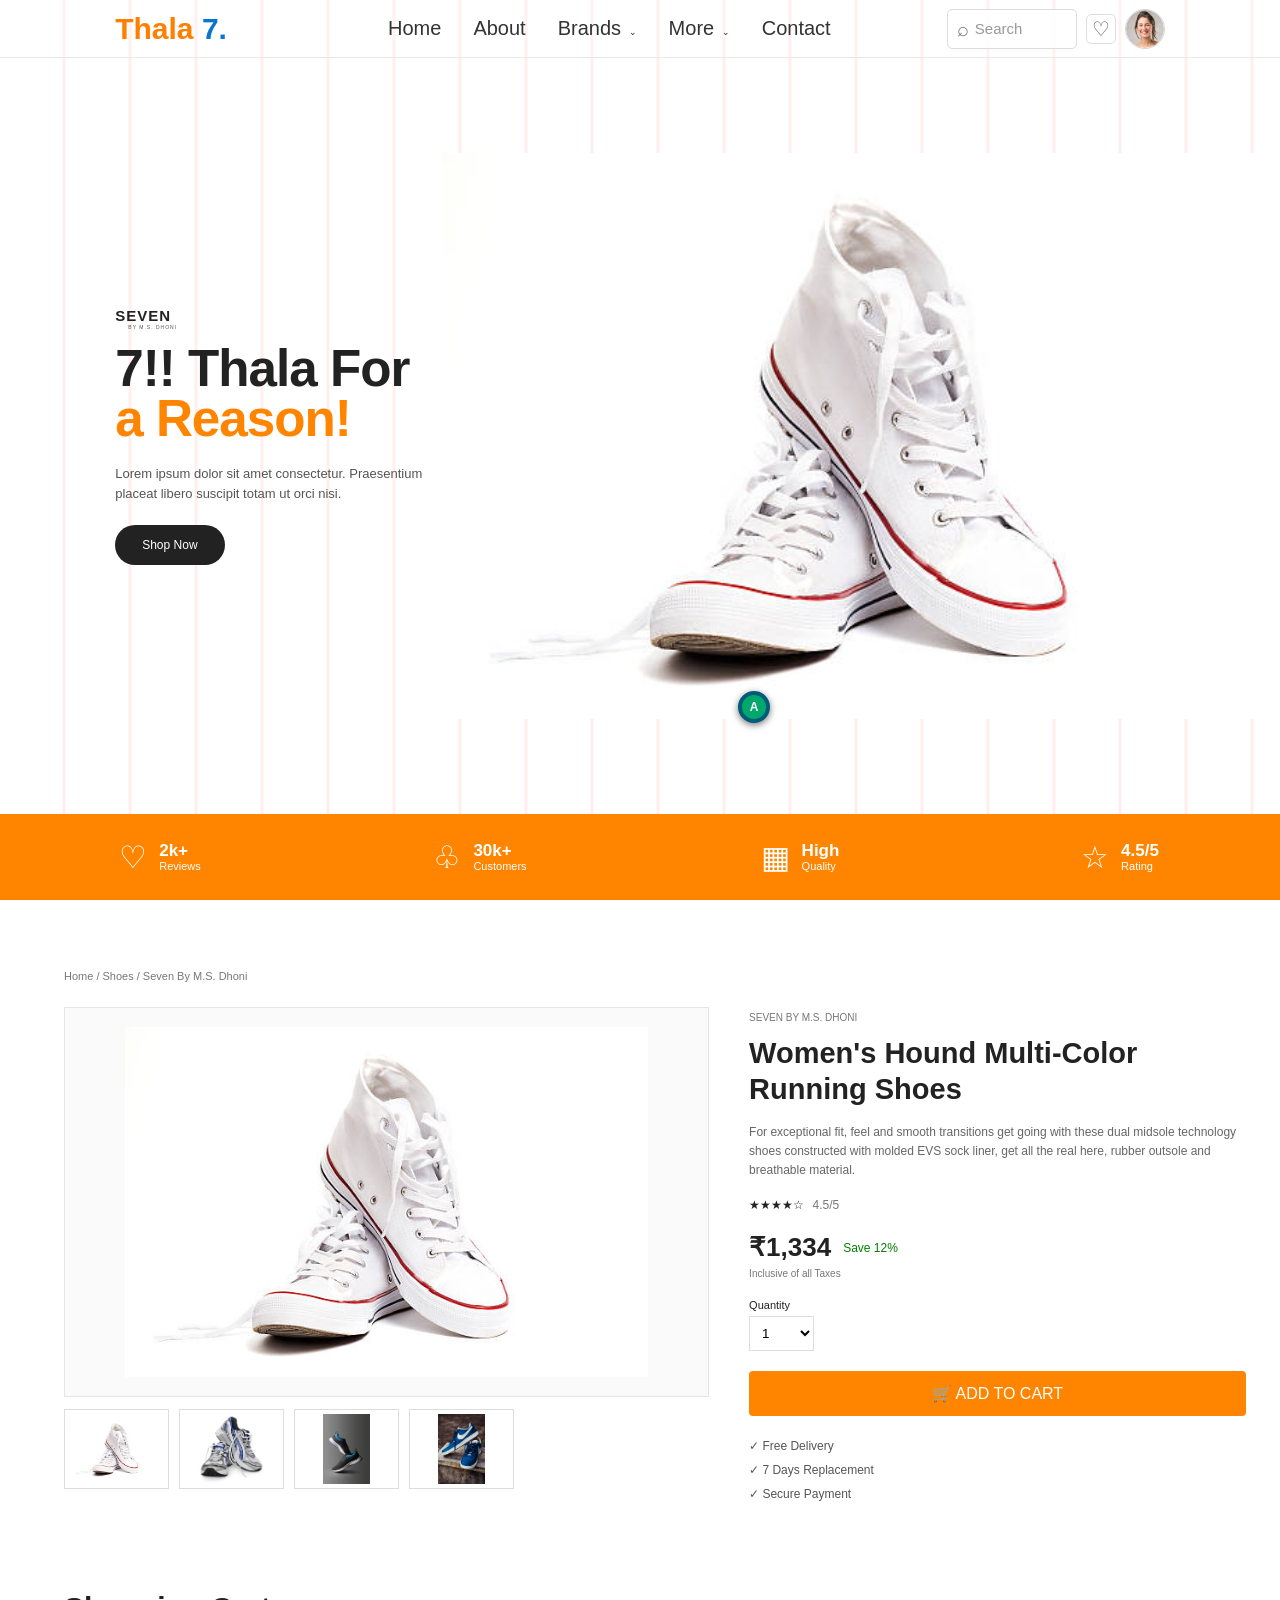
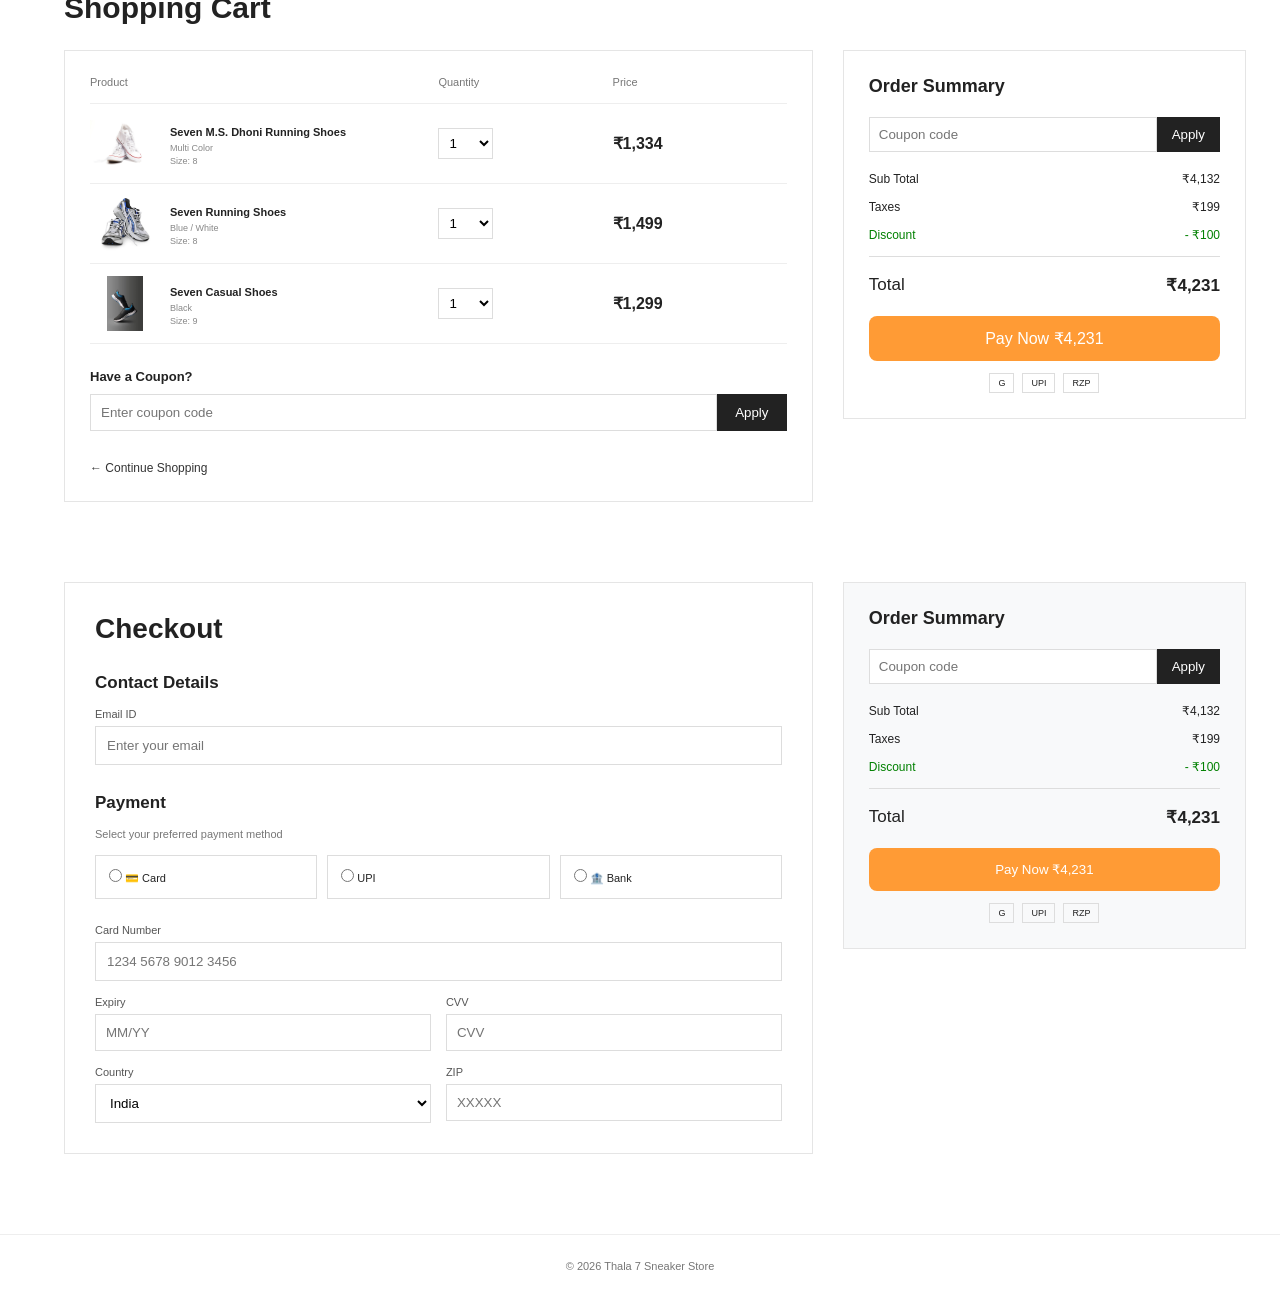
<file: Shravani_Task11/index.html>
<!DOCTYPE html>
<html lang="en">

<head>
    <meta charset="UTF-8">

    <meta name="viewport" content="width=device-width, initial-scale=1.0">

    <title>Thala 7 Sneaker Store</title>

    <link rel="stylesheet" href="style.css">
</head>


<body>


    <!--NAVBAR -->

    <header class="navbar">

        <div class="nav-logo">
            Thala <span>7.</span>
        </div>


        <nav class="nav-menu">

            <a href="#home">
                Home
            </a>

            <a href="#product">
                About
            </a>

            <a href="#product">
                Brands <span>⌄</span>
            </a>

            <a href="#cart">
                More <span>⌄</span>
            </a>

            <a href="#payment">
                Contact
            </a>

        </nav>


        <div class="nav-right">

            <div class="search-box">

                <span>⌕</span>

                <input
                    type="text"
                    placeholder="Search"
                >

            </div>


            <span class="nav-bag">
                ♡
            </span>


            <!-- Profile Image -->

            <div class="nav-profile">

                <img
                    src="images/profile-1.jfif"
                    alt="Profile"
                >

            </div>

        </div>

    </header>



    <!-- LANDING PAGE -->

    <section
        id="home"
        class="home"
    >


        <!-- HERO -->

        <div class="hero">


            <!-- LEFT SIDE -->

            <div class="hero-left">


                <div class="seven-logo">

                    <span>
                        SEVEN
                    </span>

                    <small>
                        BY M.S. DHONI
                    </small>

                </div>



                <h1>

                    7!! Thala For

                    <span>
                        a Reason!
                    </span>

                </h1>



                <p class="hero-description">

                    Lorem ipsum dolor sit amet consectetur.
                    Praesentium placeat libero suscipit totam
                    ut orci nisi.

                </p>



                <a
                    href="#product"
                    class="shop-button"
                >
                    Shop Now
                </a>


            </div>



            <!-- RIGHT SIDE -->

            <div class="hero-right">


                <img
                    src="images/shoe-main.jpg"
                    alt="Seven Running Shoe"
                >


                <div class="shoe-badge">
                    A
                </div>


            </div>


        </div>



        <!-- SERVICE BAR -->

        <div class="services">


            <div class="service">

                <div class="service-icon">
                    ♡
                </div>

                <div class="service-text">

                    <strong>
                        2k+
                    </strong>

                    <small>
                        Reviews
                    </small>

                </div>

            </div>



            <div class="service">

                <div class="service-icon">
                    ♧
                </div>

                <div class="service-text">

                    <strong>
                        30k+
                    </strong>

                    <small>
                        Customers
                    </small>

                </div>

            </div>



            <div class="service">

                <div class="service-icon">
                    ▦
                </div>

                <div class="service-text">

                    <strong>
                        High
                    </strong>

                    <small>
                        Quality
                    </small>

                </div>

            </div>



            <div class="service">

                <div class="service-icon">
                    ☆
                </div>

                <div class="service-text">

                    <strong>
                        4.5/5
                    </strong>

                    <small>
                        Rating
                    </small>

                </div>

            </div>


        </div>


    </section>



    <!--PRODUCT DISPLAY-->

    <section
        id="product"
        class="product-section"
    >


        <p class="breadcrumb">
            Home / Shoes / Seven By M.S. Dhoni
        </p>



        <div class="product-container">


            <!-- PRODUCT IMAGE -->

            <div class="product-left">


                <div class="main-product-image">

                    <img
                        src="images/shoe-main.jpg"
                        alt="Seven Running Shoe"
                    >

                </div>



                <!-- GALLERY -->

                <div class="gallery">


                    <div class="gallery-item">

                        <img
                            src="images/shoe-main.jpg"
                            alt="Shoe"
                        >

                    </div>


                    <div class="gallery-item">

                        <img
                            src="images/shoe-side.jpg"
                            alt="Shoe side"
                        >

                    </div>


                    <div class="gallery-item">

                        <img
                            src="images/shoe-front.jpg"
                            alt="Shoe front"
                        >

                    </div>


                    <div class="gallery-item">

                        <img
                            src="images/shoe-back.jpg"
                            alt="Shoe back"
                        >

                    </div>


                </div>


            </div>



            <!-- PRODUCT DETAILS -->

            <div class="product-details">


                <p class="product-brand">
                    SEVEN BY M.S. DHONI
                </p>


                <h1>
                    Women's Hound Multi-Color
                    Running Shoes
                </h1>


                <p class="product-description">

                    For exceptional fit, feel and smooth
                    transitions get going with these dual
                    midsole technology shoes constructed
                    with molded EVS sock liner, get all
                    the real here, rubber outsole and
                    breathable material.

                </p>



                <div class="product-rating">

                    ★★★★☆

                    <span>
                        4.5/5
                    </span>

                </div>



                <div class="product-price">

                    <strong>
                        ₹1,334
                    </strong>

                    <span>
                        Save 12%
                    </span>

                </div>


                <p class="tax">
                    Inclusive of all Taxes
                </p>



                <div class="quantity">

                    <label>
                        Quantity
                    </label>

                    <select>

                        <option>1</option>
                        <option>2</option>
                        <option>3</option>
                        <option>4</option>

                    </select>

                </div>



                <a
                    href="#cart"
                    class="add-cart"
                >
                    🛒 ADD TO CART
                </a>



                <div class="delivery">

                    ✓ Free Delivery
                    <br>

                    ✓ 7 Days Replacement
                    <br>

                    ✓ Secure Payment

                </div>


            </div>


        </div>


    </section>



    <!--SHOPPING CART-->

    <section
        id="cart"
        class="cart-section"
    >


        <h1>
            Shopping Cart
        </h1>



        <div class="cart-container">


            <div class="cart-left">


                <div class="cart-heading">

                    <span>
                        Product
                    </span>

                    <span>
                        Quantity
                    </span>

                    <span>
                        Price
                    </span>

                </div>



                <!-- PRODUCT 1 -->

                <div class="cart-row">


                    <div class="cart-product">

                        <img
                            src="images/shoe-main.jpg"
                            alt="Shoe"
                        >

                        <div>

                            <strong>
                                Seven M.S. Dhoni Running Shoes
                            </strong>

                            <p>
                                Multi Color
                            </p>

                            <p>
                                Size: 8
                            </p>

                        </div>

                    </div>


                    <select>

                        <option>1</option>
                        <option>2</option>
                        <option>3</option>

                    </select>


                    <strong>
                        ₹1,334
                    </strong>


                </div>



                <!-- PRODUCT 2 -->

                <div class="cart-row">


                    <div class="cart-product">

                        <img
                            src="images/shoe-side.jpg"
                            alt="Shoe"
                        >

                        <div>

                            <strong>
                                Seven Running Shoes
                            </strong>

                            <p>
                                Blue / White
                            </p>

                            <p>
                                Size: 8
                            </p>

                        </div>

                    </div>


                    <select>

                        <option>1</option>
                        <option>2</option>

                    </select>


                    <strong>
                        ₹1,499
                    </strong>


                </div>



                <!-- PRODUCT 3 -->

                <div class="cart-row">


                    <div class="cart-product">

                        <img
                            src="images/shoe-front.jpg"
                            alt="Shoe"
                        >

                        <div>

                            <strong>
                                Seven Casual Shoes
                            </strong>

                            <p>
                                Black
                            </p>

                            <p>
                                Size: 9
                            </p>

                        </div>

                    </div>


                    <select>

                        <option>1</option>
                        <option>2</option>

                    </select>


                    <strong>
                        ₹1,299
                    </strong>


                </div>



                <!-- COUPON -->

                <div class="coupon-area">

                    <h3>
                        Have a Coupon?
                    </h3>


                    <div class="coupon-input">

                        <input
                            type="text"
                            placeholder="Enter coupon code"
                        >

                        <button>
                            Apply
                        </button>

                    </div>

                </div>



                <a
                    href="#product"
                    class="continue-shopping"
                >
                    ← Continue Shopping
                </a>


            </div>



            <!-- SUMMARY -->

            <div class="summary">

                <h2>
                    Order Summary
                </h2>


                <div class="coupon-small">

                    <input
                        type="text"
                        placeholder="Coupon code"
                    >

                    <button>
                        Apply
                    </button>

                </div>


                <div class="summary-row">

                    <span>
                        Sub Total
                    </span>

                    <span>
                        ₹4,132
                    </span>

                </div>


                <div class="summary-row">

                    <span>
                        Taxes
                    </span>

                    <span>
                        ₹199
                    </span>

                </div>


                <div class="summary-row discount">

                    <span>
                        Discount
                    </span>

                    <span>
                        - ₹100
                    </span>

                </div>


                <hr>


                <div class="total">

                    <span>
                        Total
                    </span>

                    <strong>
                        ₹4,231
                    </strong>

                </div>


                <a
                    href="#payment"
                    class="pay-button"
                >
                    Pay Now ₹4,231
                </a>


                <div class="payment-logos">

                    <span>G</span>
                    <span>UPI</span>
                    <span>RZP</span>

                </div>


            </div>


        </div>


    </section>



    <!--PAYMENT-->

    <section
        id="payment"
        class="payment-section"
    >


        <div class="payment-container">


            <!-- LEFT -->

            <div class="payment-left">


                <h1>
                    Checkout
                </h1>


                <div class="contact-details">

                    <h2>
                        Contact Details
                    </h2>


                    <label>
                        Email ID
                    </label>


                    <input
                        type="email"
                        placeholder="Enter your email"
                    >

                </div>



                <div class="payment-box">

                    <h2>
                        Payment
                    </h2>


                    <p>
                        Select your preferred payment method
                    </p>



                    <div class="payment-options">


                        <label>

                            <input
                                type="radio"
                                name="payment"
                            >

                            💳 Card

                        </label>


                        <label>

                            <input
                                type="radio"
                                name="payment"
                            >

                            UPI

                        </label>


                        <label>

                            <input
                                type="radio"
                                name="payment"
                            >

                            🏦 Bank

                        </label>


                    </div>



                    <div class="card-form">


                        <label>
                            Card Number
                        </label>


                        <input
                            type="text"
                            placeholder="1234 5678 9012 3456"
                        >


                        <div class="form-row">


                            <div>

                                <label>
                                    Expiry
                                </label>

                                <input
                                    type="text"
                                    placeholder="MM/YY"
                                >

                            </div>


                            <div>

                                <label>
                                    CVV
                                </label>

                                <input
                                    type="text"
                                    placeholder="CVV"
                                >

                            </div>


                        </div>



                        <div class="form-row">


                            <div>

                                <label>
                                    Country
                                </label>

                                <select>

                                    <option>
                                        India
                                    </option>

                                </select>

                            </div>


                            <div>

                                <label>
                                    ZIP
                                </label>

                                <input
                                    type="text"
                                    placeholder="XXXXX"
                                >

                            </div>


                        </div>


                    </div>


                </div>


            </div>



            <!-- RIGHT -->

            <div class="payment-summary">


                <h2>
                    Order Summary
                </h2>


                <div class="coupon-small">

                    <input
                        type="text"
                        placeholder="Coupon code"
                    >

                    <button>
                        Apply
                    </button>

                </div>


                <div class="summary-row">

                    <span>
                        Sub Total
                    </span>

                    <span>
                        ₹4,132
                    </span>

                </div>


                <div class="summary-row">

                    <span>
                        Taxes
                    </span>

                    <span>
                        ₹199
                    </span>

                </div>


                <div class="summary-row discount">

                    <span>
                        Discount
                    </span>

                    <span>
                        - ₹100
                    </span>

                </div>


                <hr>


                <div class="total">

                    <span>
                        Total
                    </span>

                    <strong>
                        ₹4,231
                    </strong>

                </div>


                <button class="final-pay">
                    Pay Now ₹4,231
                </button>


                <div class="payment-logos">

                    <span>G</span>
                    <span>UPI</span>
                    <span>RZP</span>

                </div>


            </div>


        </div>


    </section>



    <!-- FOOTER -->

    <footer>

        © 2026 Thala 7 Sneaker Store

    </footer>


</body>

</html>
</file>
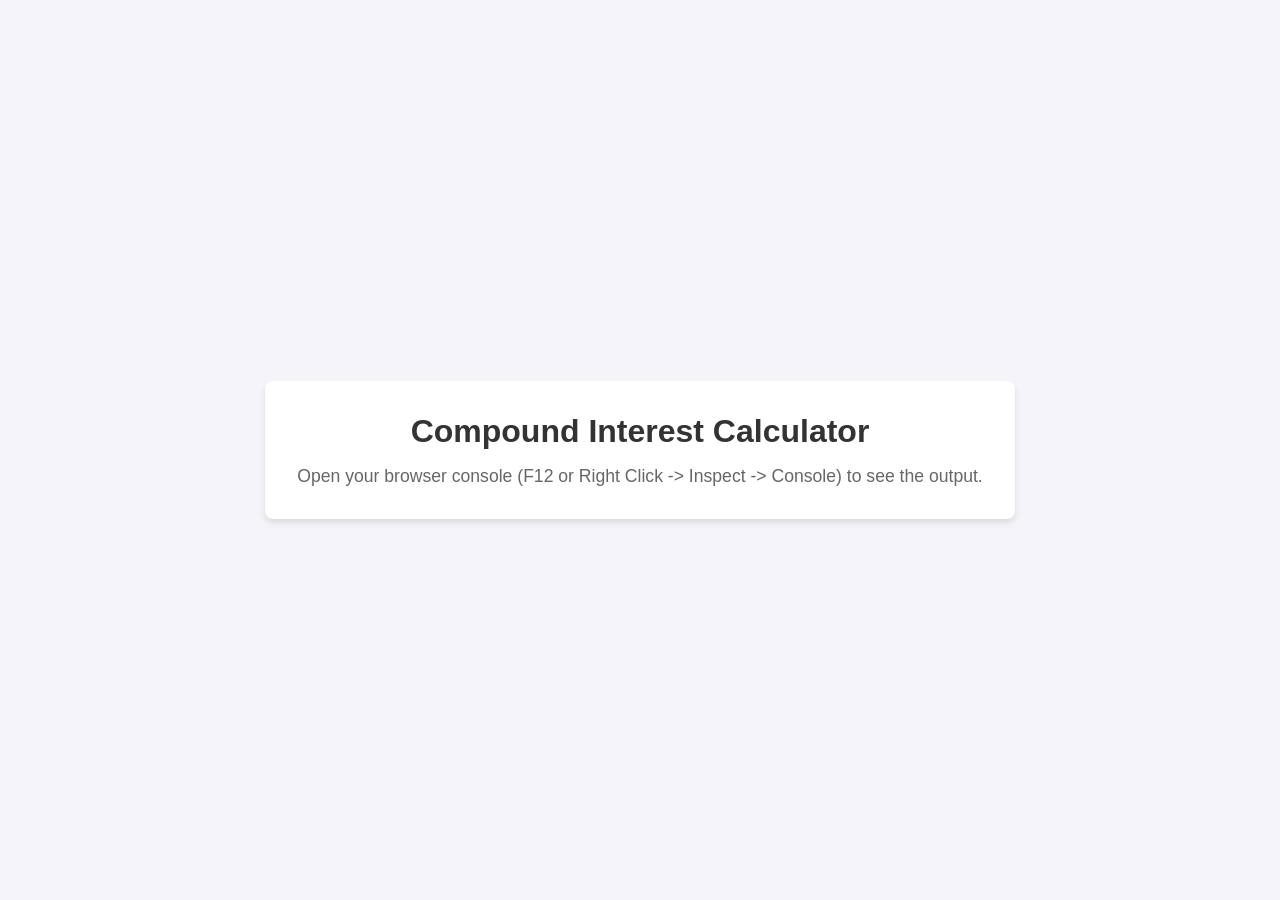
<file: Shravani_Task12/index.html>
<!DOCTYPE html>
<html>
<head>
    <meta name="viewport" content="width=device-width, initial-scale=1.0">
    <title>Compound Interest Calculation</title>
    <link rel="stylesheet" href="style.css">
</head>
<body>
    <div class="container">
        <h1>Compound Interest Calculator</h1>
        <p>Open your browser console (F12 or Right Click -> Inspect -> Console) to see the output.</p>
    </div>
    <script src="script.js"></script>
</body>
</html>
</file>
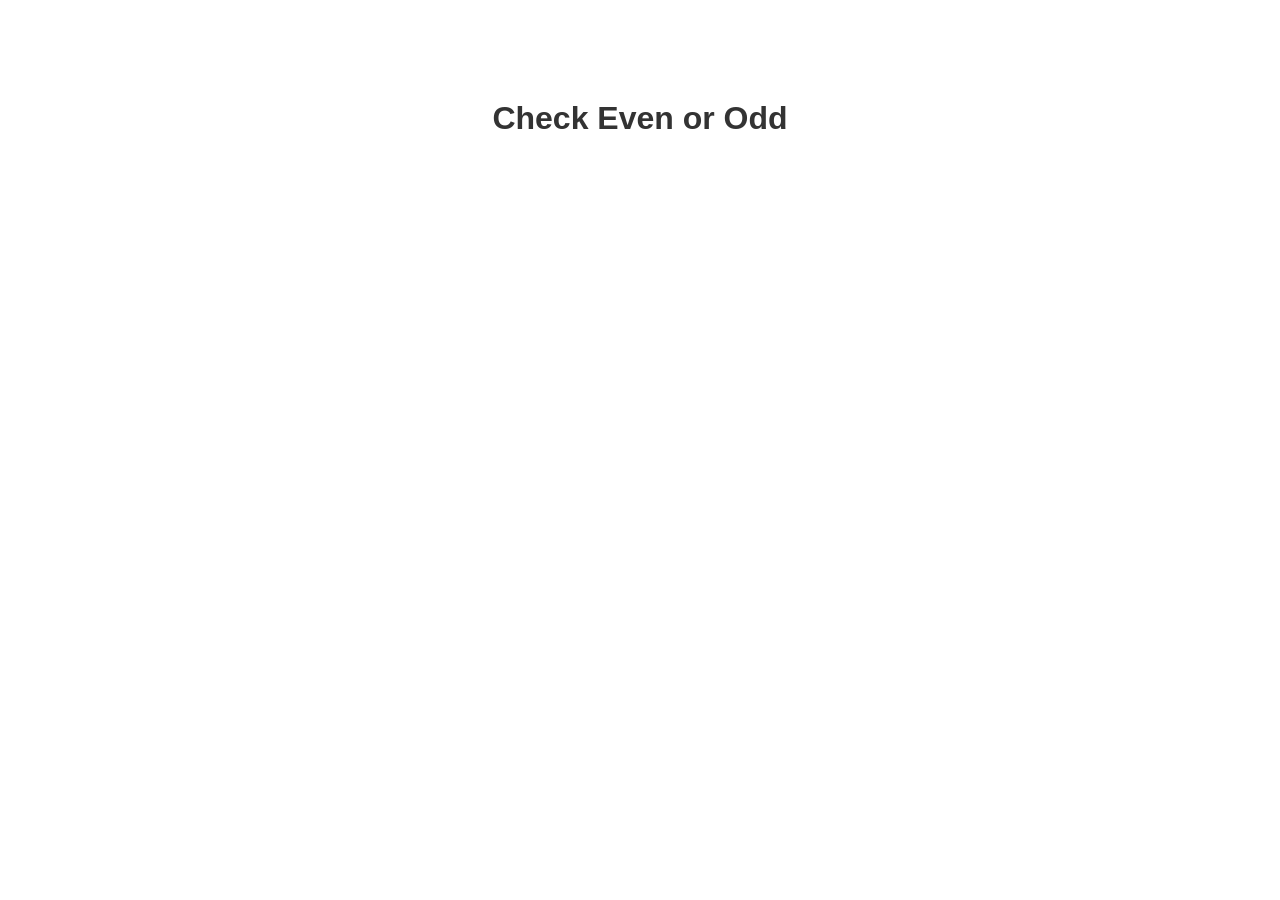
<file: Shravani_Task13/index.html>
<!DOCTYPE html>
<html>
<head>
    <title>Even or Odd</title>
    <link rel="stylesheet" href="style.css">
</head>
<body>
    <h1>Check Even or Odd</h1>
    <script src="script.js"></script>
</body>
</html>
</file>
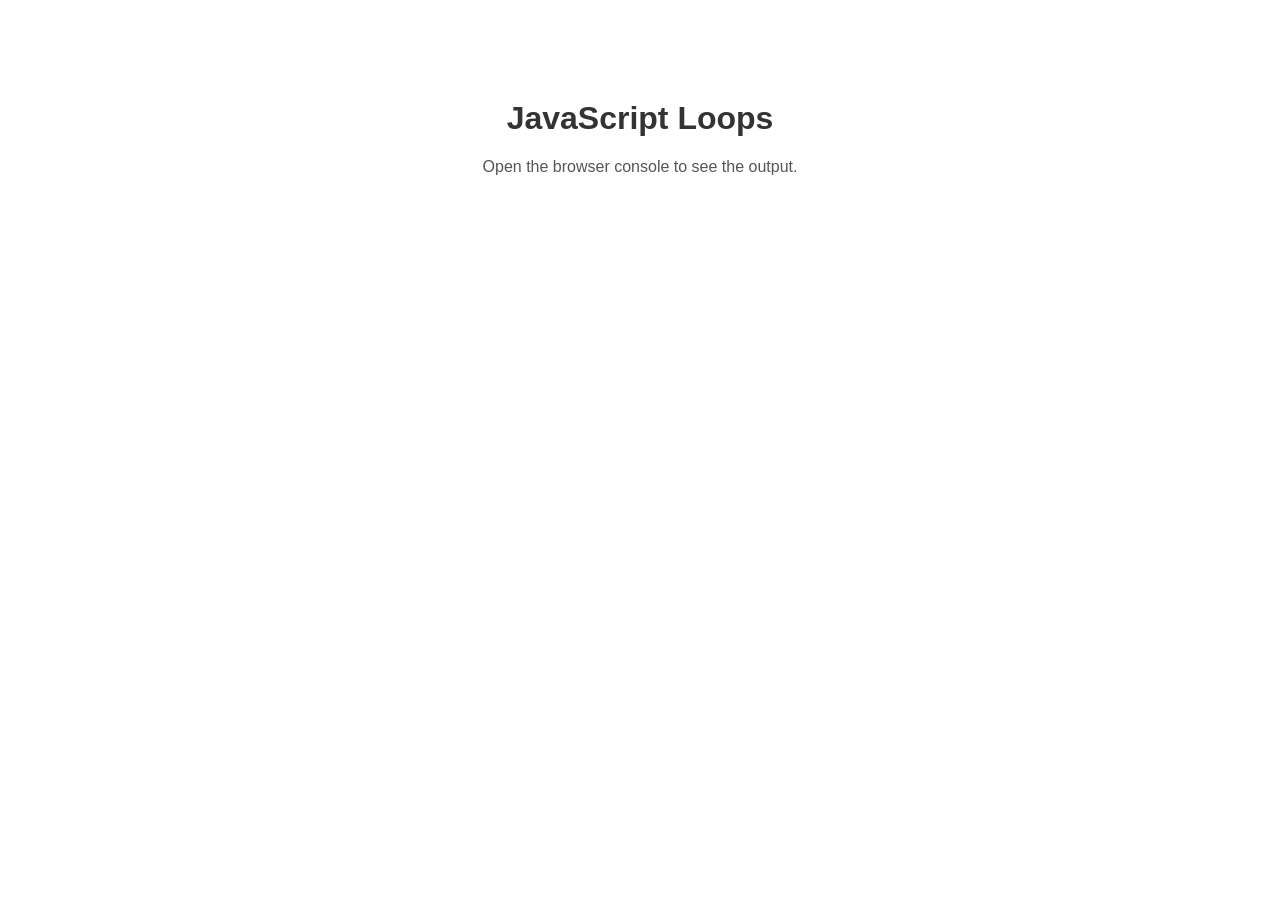
<file: Shravani_Task14/index.html>
<!DOCTYPE html>
<html>
<head>
    <title>JavaScript Loops</title>
    <link rel="stylesheet" href="style.css">
</head>
<body>
    <h1>JavaScript Loops</h1>
    <p>Open the browser console to see the output.</p>
    <script src="script.js"></script>
</body>
</html>
</file>
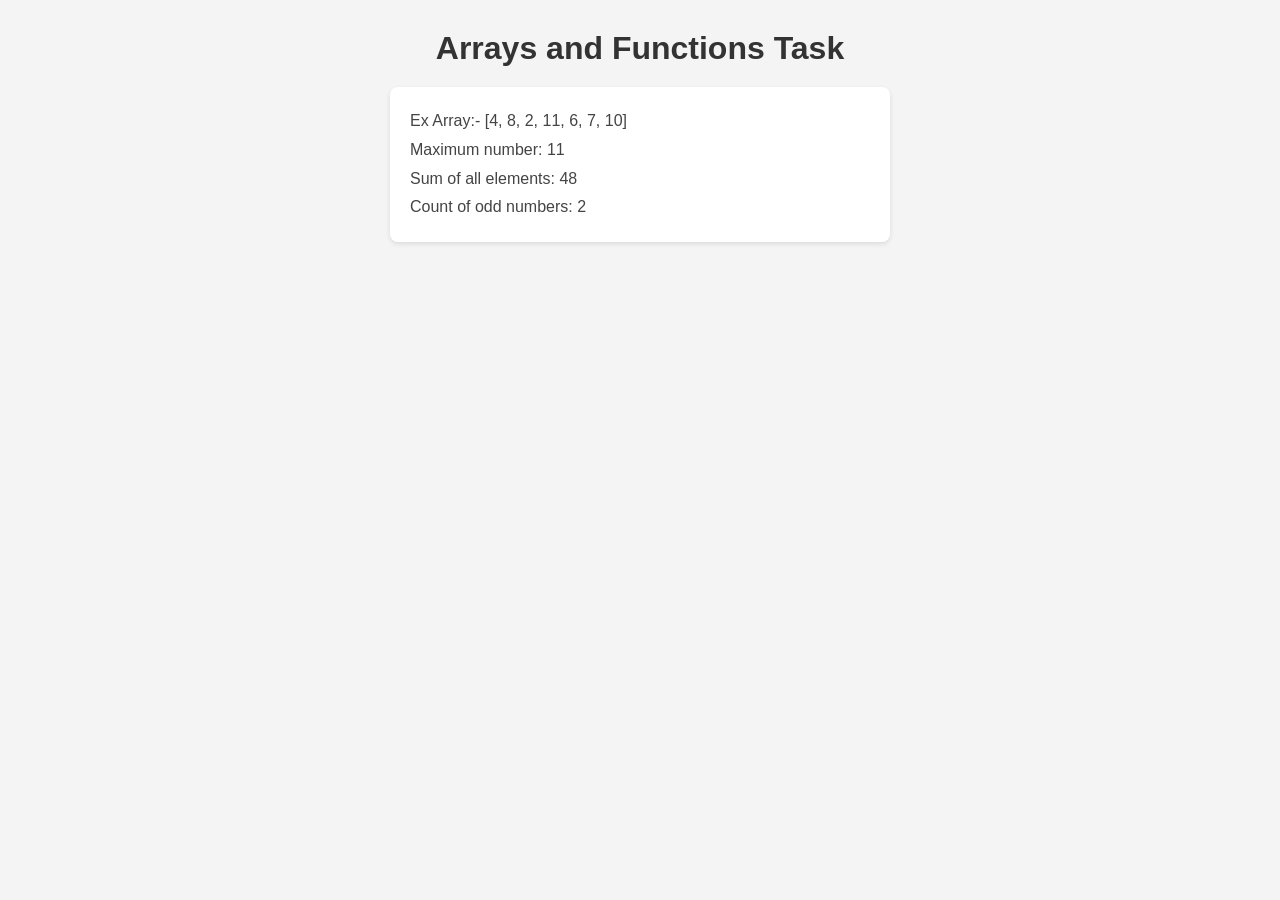
<file: Shravani_Task15/index.html>
<!DOCTYPE html>
<html>
<head>
<meta charset="UTF-8">
<title>Arrays and Functions Task</title>
<link rel="stylesheet" href="style.css">
</head>
<body>
<h1>Arrays and Functions Task</h1>
<div id="output"></div>
<script src="script.js"></script>
</body>
</html>
</file>
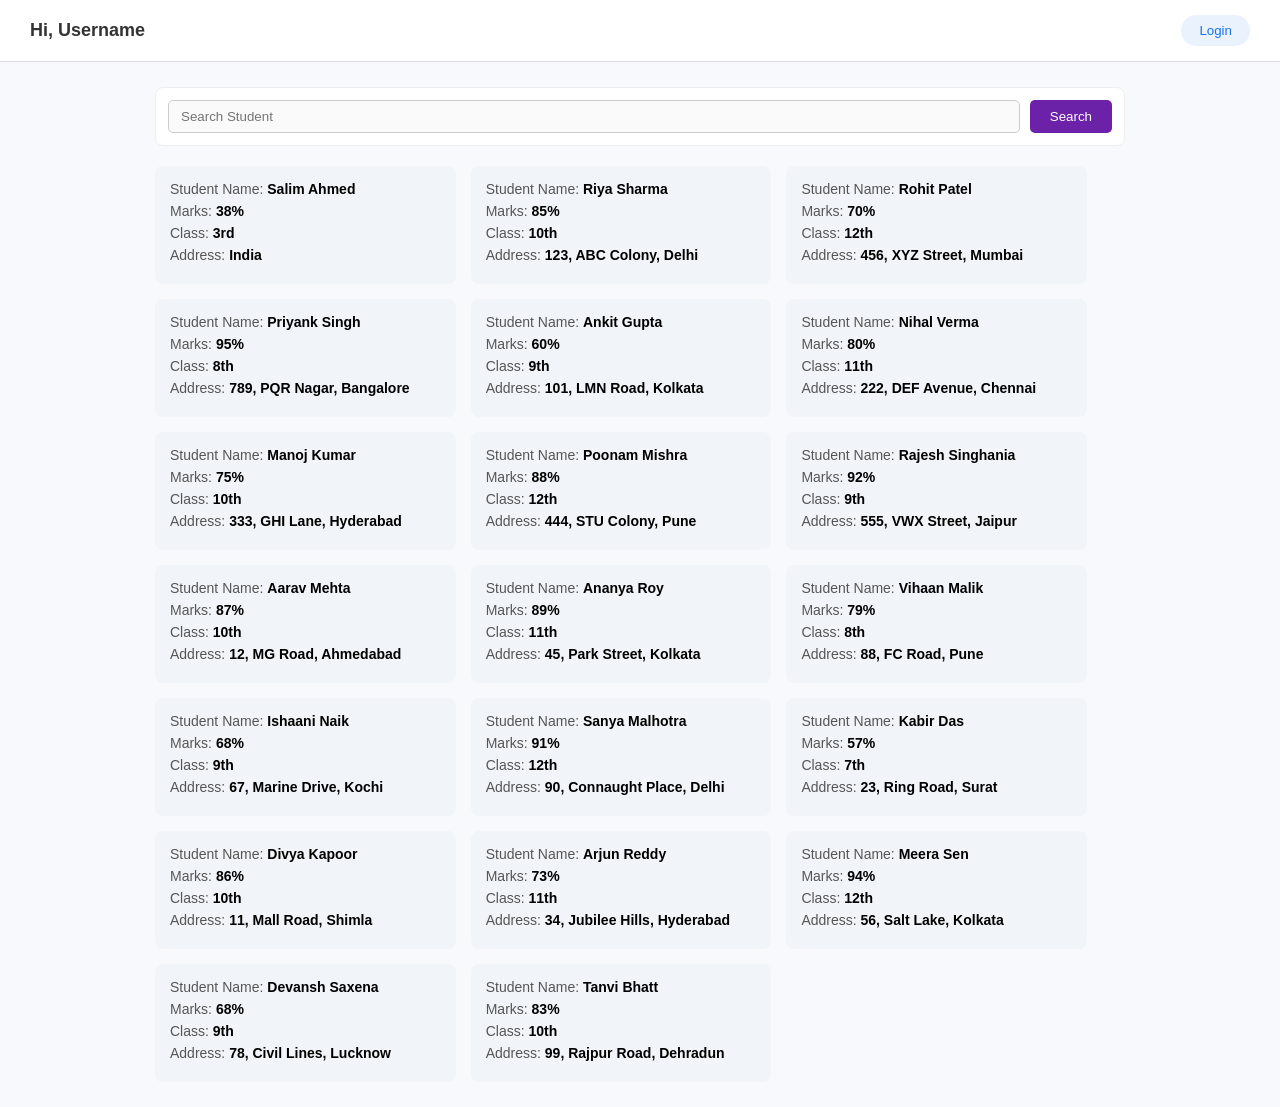
<file: Shravani_Task16/index.html>
<!DOCTYPE html>
<html>
<head>
<meta charset="UTF-8">
<title>Student Filter Task</title>
<link rel="stylesheet" href="style.css">
</head>
<body>
<div class="top-header">
<h2>Hi, Username</h2>
<button class="btn-login">Login</button>
</div>
<div class="main-wrapper">
<div class="search-area">
<input type="text" id="user-input" placeholder="Search Student">
<button id="btn-search">Search</button>
</div>
<h3 id="search-title"></h3>
<div id="card-container" class="card-grid"></div>
</div>
<script src="script.js"></script>
</body>
</html>
</file>
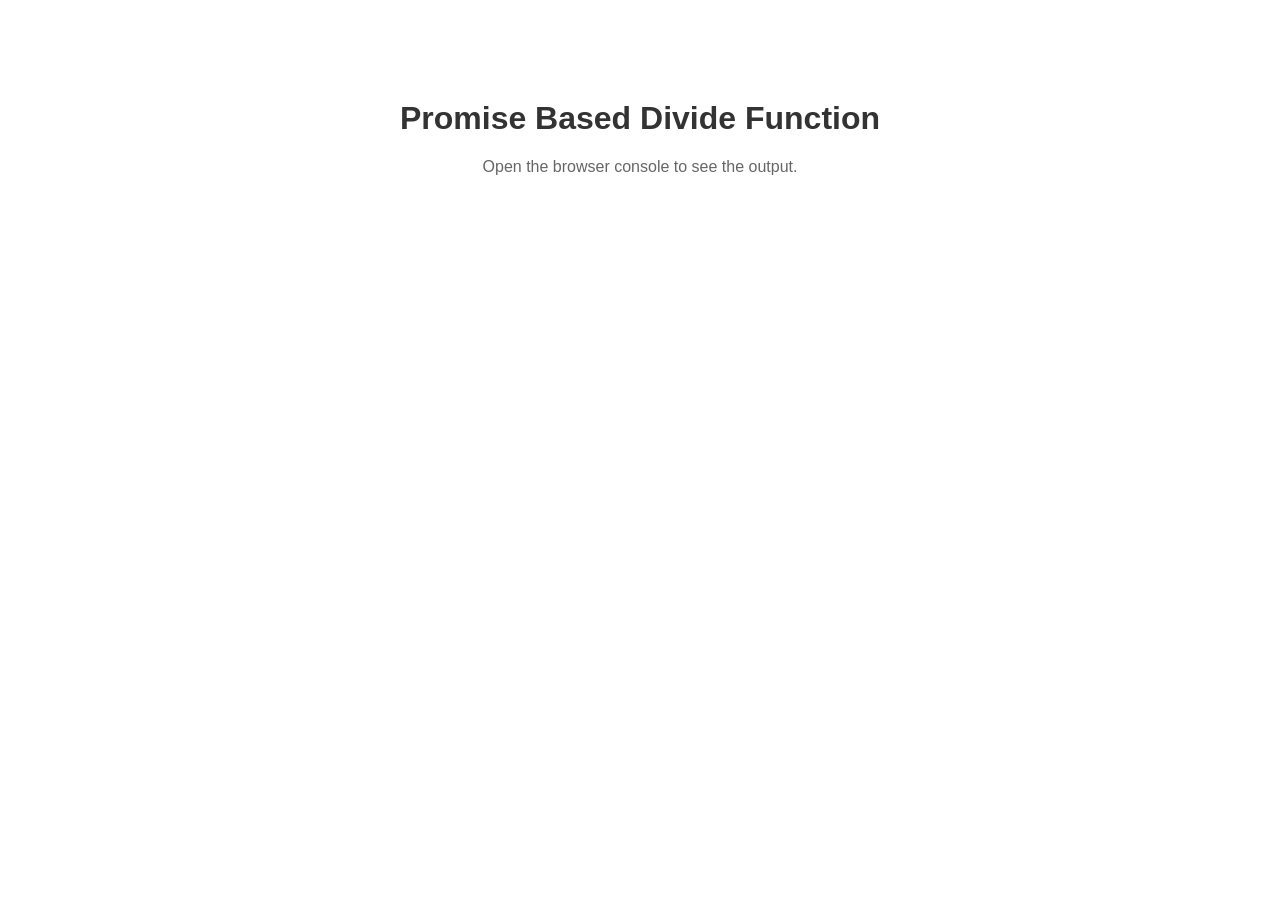
<file: Shravani_Task17/index.html>
<!DOCTYPE html>
<html>
<head>
    <title>Promise Divide</title>
    <link rel="stylesheet" href="style.css">
</head>
<body>
    <h1>Promise Based Divide Function</h1>
    <p>Open the browser console to see the output.</p>
    <script src="script.js"></script>
</body>
</html>
</file>
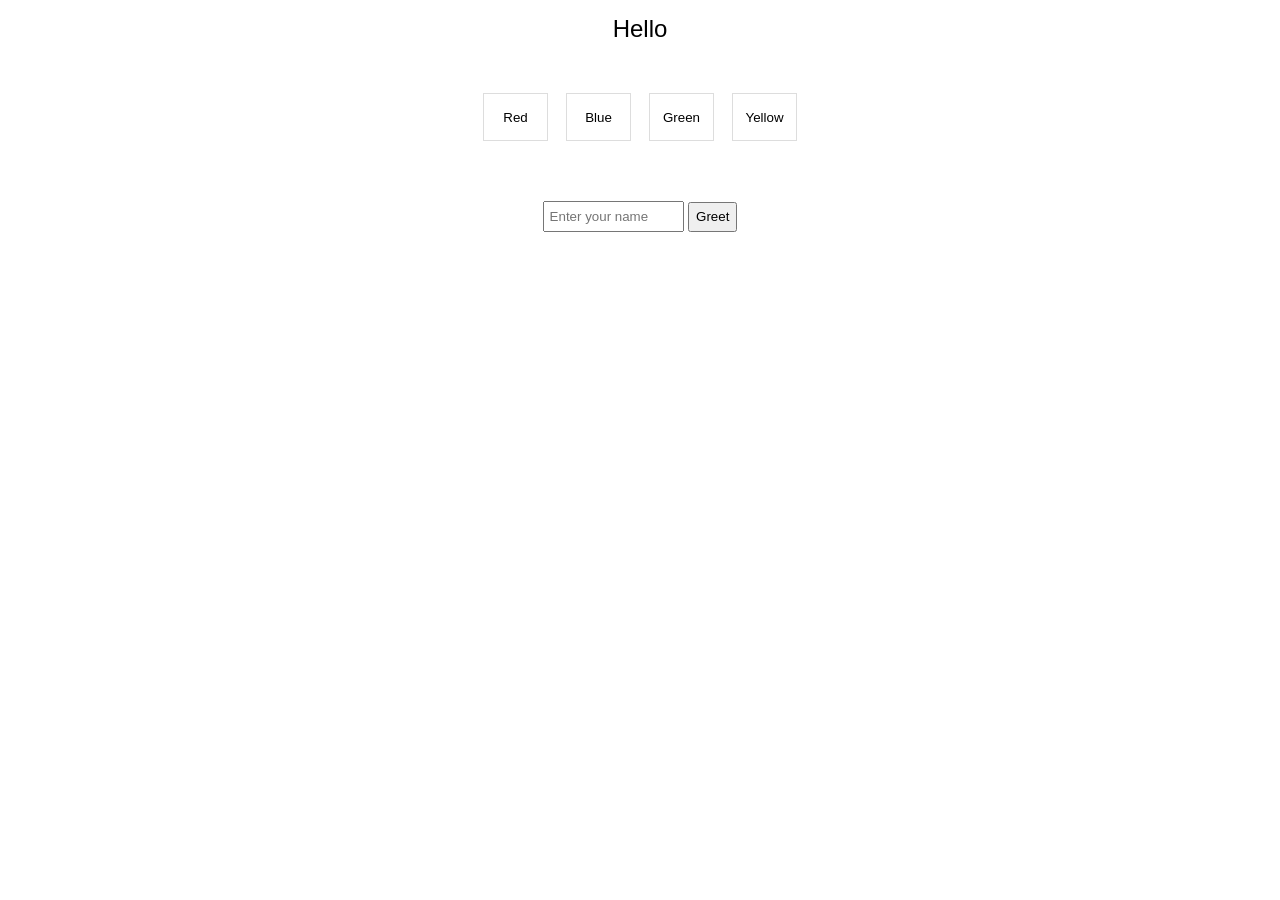
<file: Shravani_Task18/index.html>
<!DOCTYPE html>
<html>
<head>
    <title>Interactive Greeting</title>
    <link rel="stylesheet" href="style.css">
</head>
<body>
    <h2 id="heading">Hello</h2>
    <div class="boxes">
        <button class="box" onclick="changeColor(this)">Red</button>
        <button class="box" onclick="changeColor(this)">Blue</button>
        <button class="box" onclick="changeColor(this)">Green</button>
        <button class="box" onclick="changeColor(this)">Yellow</button>
    </div>
    <div class="greeting">
        <input type="text" id="name" placeholder="Enter your name">
        <button onclick="greetUser()">Greet</button>
    </div>
    <script src="script.js"></script>
</body>
</html>
</file>
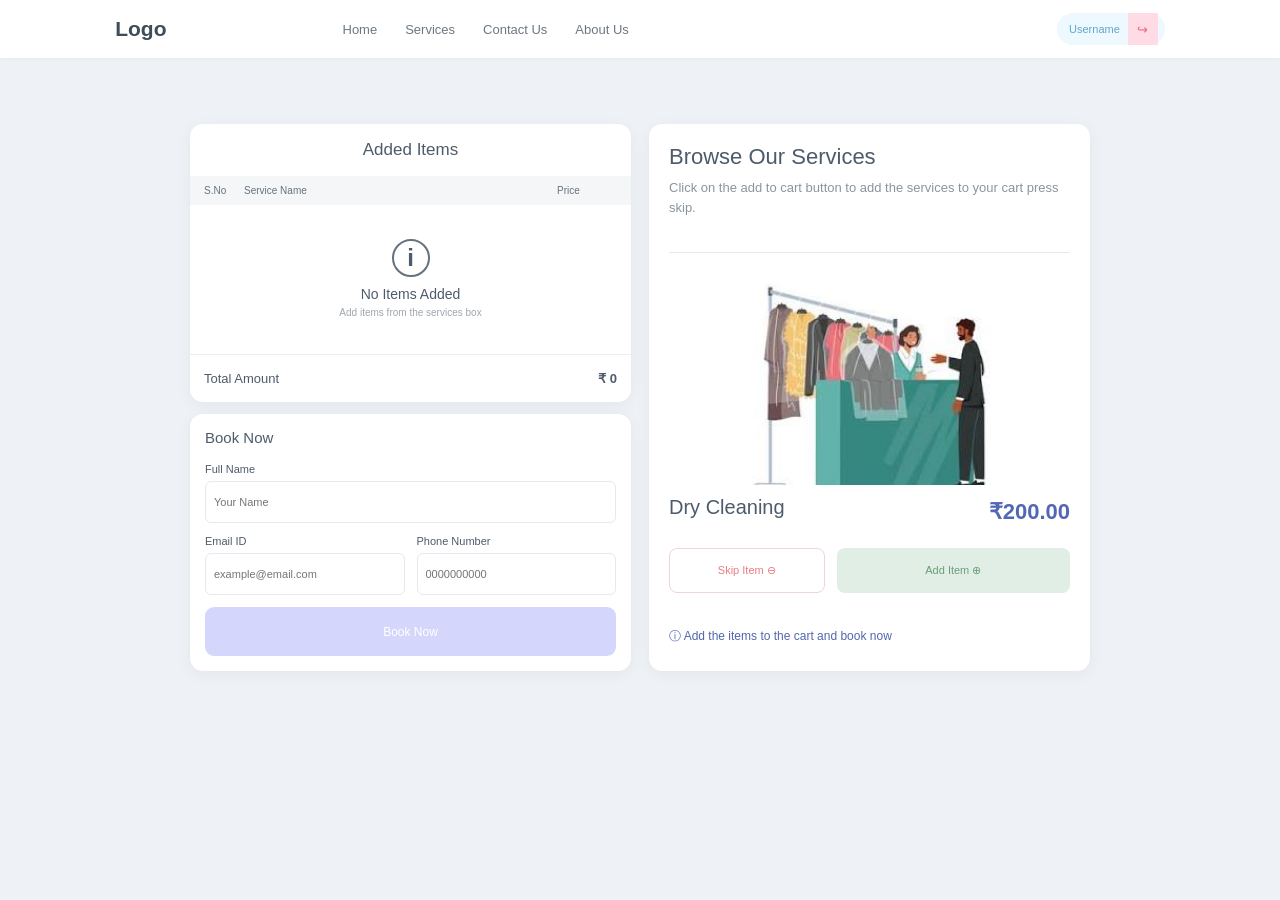
<file: Shravani_Task19/index.html>
<!DOCTYPE html>
<html>
<head>
    <title>Service Booking</title>
    <link rel="stylesheet" href="style.css">
</head>
<body>
    <nav>
        <div class="logo">Logo</div>
        <div class="nav-links">
            <a href="#">Home</a>
            <a href="#">Services</a>
            <a href="#">Contact Us</a>
            <a href="#">About Us</a>
        </div>
        <div class="user-area">
            <span>Username</span>
            <button class="logout">↪</button>
        </div>
    </nav>
    <main>
        <section class="left-section">
            <div class="added-items">
                <h3>Added Items</h3>
                <div class="table-heading">
                    <span>S.No</span>
                    <span>Service Name</span>
                    <span>Price</span>
                </div>
                <div id="items-list">
                    <div class="empty-items">
                        <div class="info-icon">i</div>
                        <h4>No Items Added</h4>
                        <p>Add items from the services box</p>
                    </div>
                </div>
                <div class="total">
                    <span>Total Amount</span>
                    <strong id="total">₹ 0</strong>
                </div>
            </div>
            <div class="booking-form">
                <h3>Book Now</h3>
                <label>Full Name</label>
                <input type="text" id="name" placeholder="Your Name">
                <div class="form-row">
                    <div>
                        <label>Email ID</label>
                        <input type="email" id="email" placeholder="example@email.com">
                    </div>
                    <div>
                        <label>Phone Number</label>
                        <input type="text" id="phone" placeholder="0000000000">
                    </div>
                </div>
                <button id="book-now" type="button">Book Now</button>
                <div class="bottom-text" id="booking-message" role="status" hidden>
                        ⓘ Add the items to the cart to book
                </div>
            </div>
        </section>
        <section class="right-section">
            <h2>Browse Our Services</h2>
            <p class="description"> Click on the add to cart button to add the services to your cart press skip.</p>
            <hr>
            <div class="service-box">
                <img id="service-image" src="dry-cleaning.jpg" alt="Service Image">
                <h2 id="service-name">Dry Cleaning</h2>
                <h3 id="service-price">₹200.00</h3>
                <div class="service-buttons">
                    <button id="skip-btn">Skip Item ⊖</button>
                    <button id="add-btn">Add Item ⊕ </button>
                </div>
            </div>
            <div class="service-hint">ⓘ Add the items to the cart and book now</div>
        </section>
    </main>
    <script src="script.js"></script>
</body>
</html>
</file>
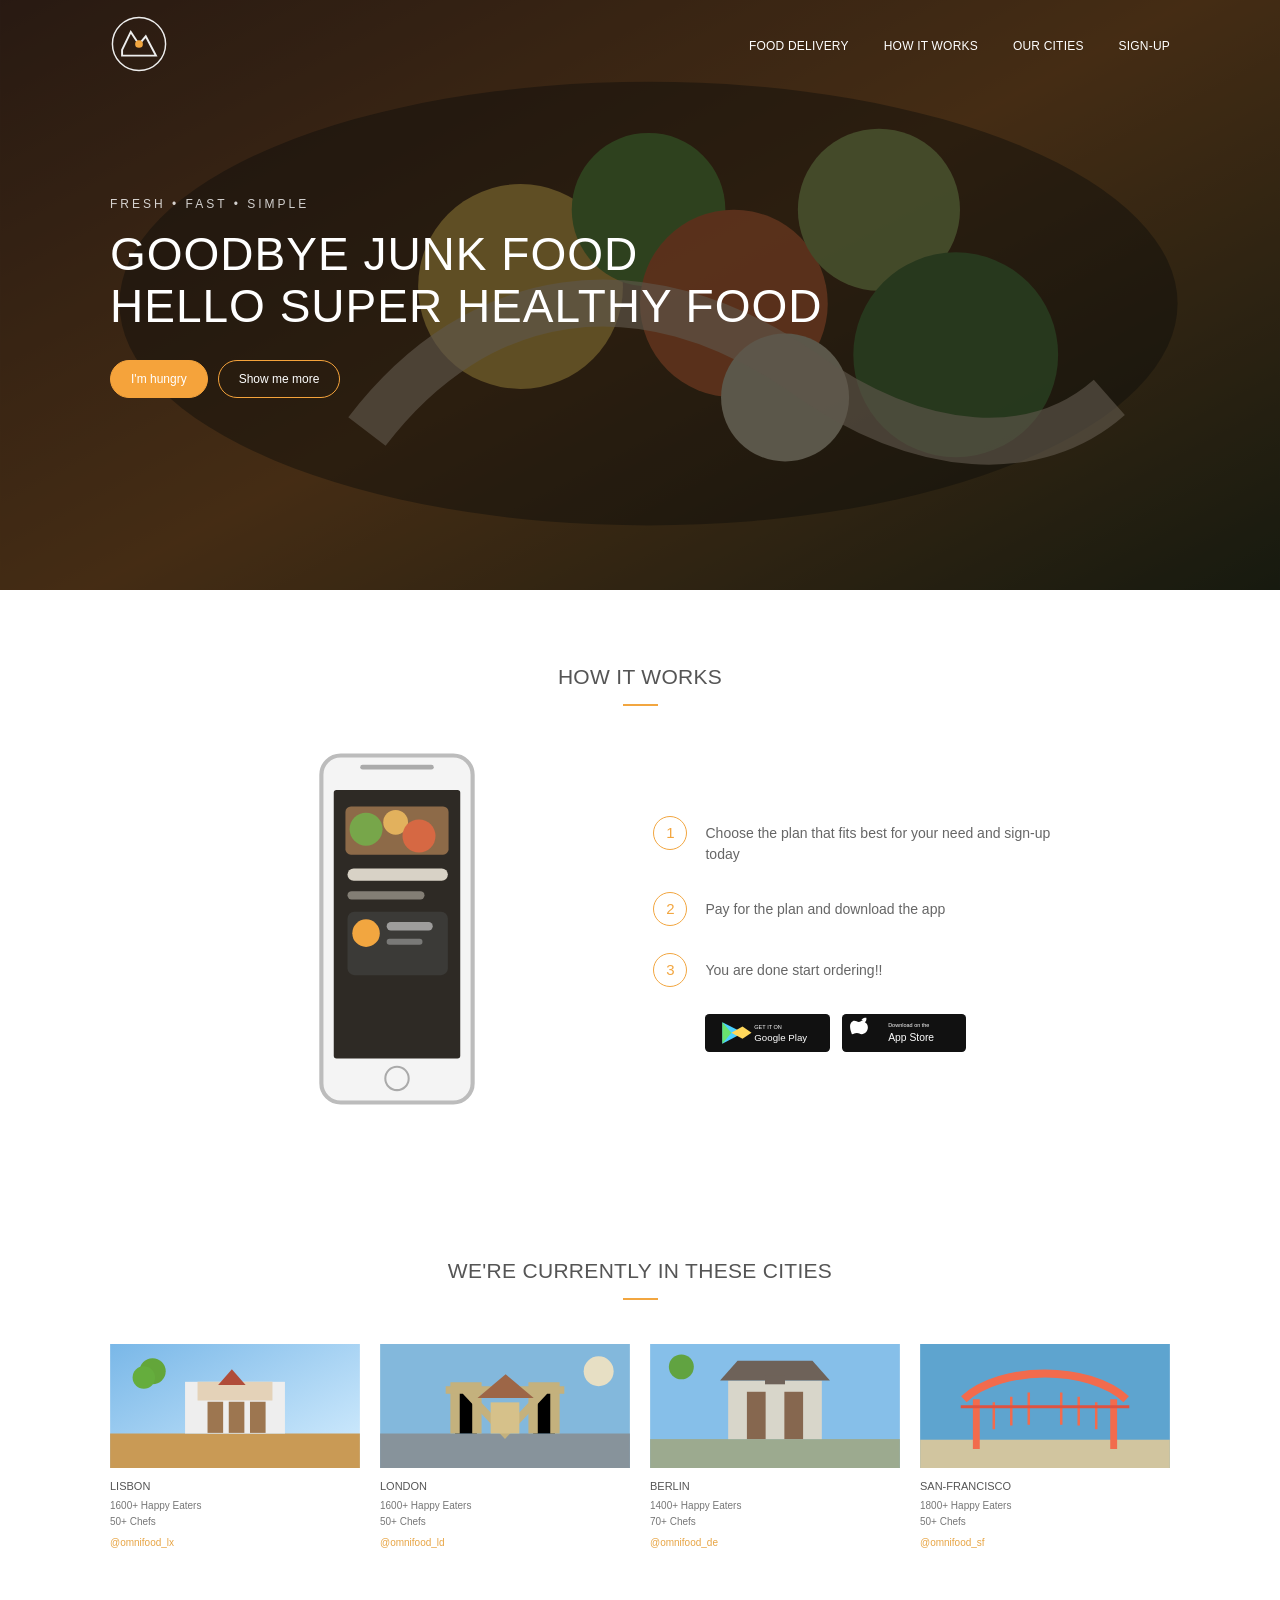
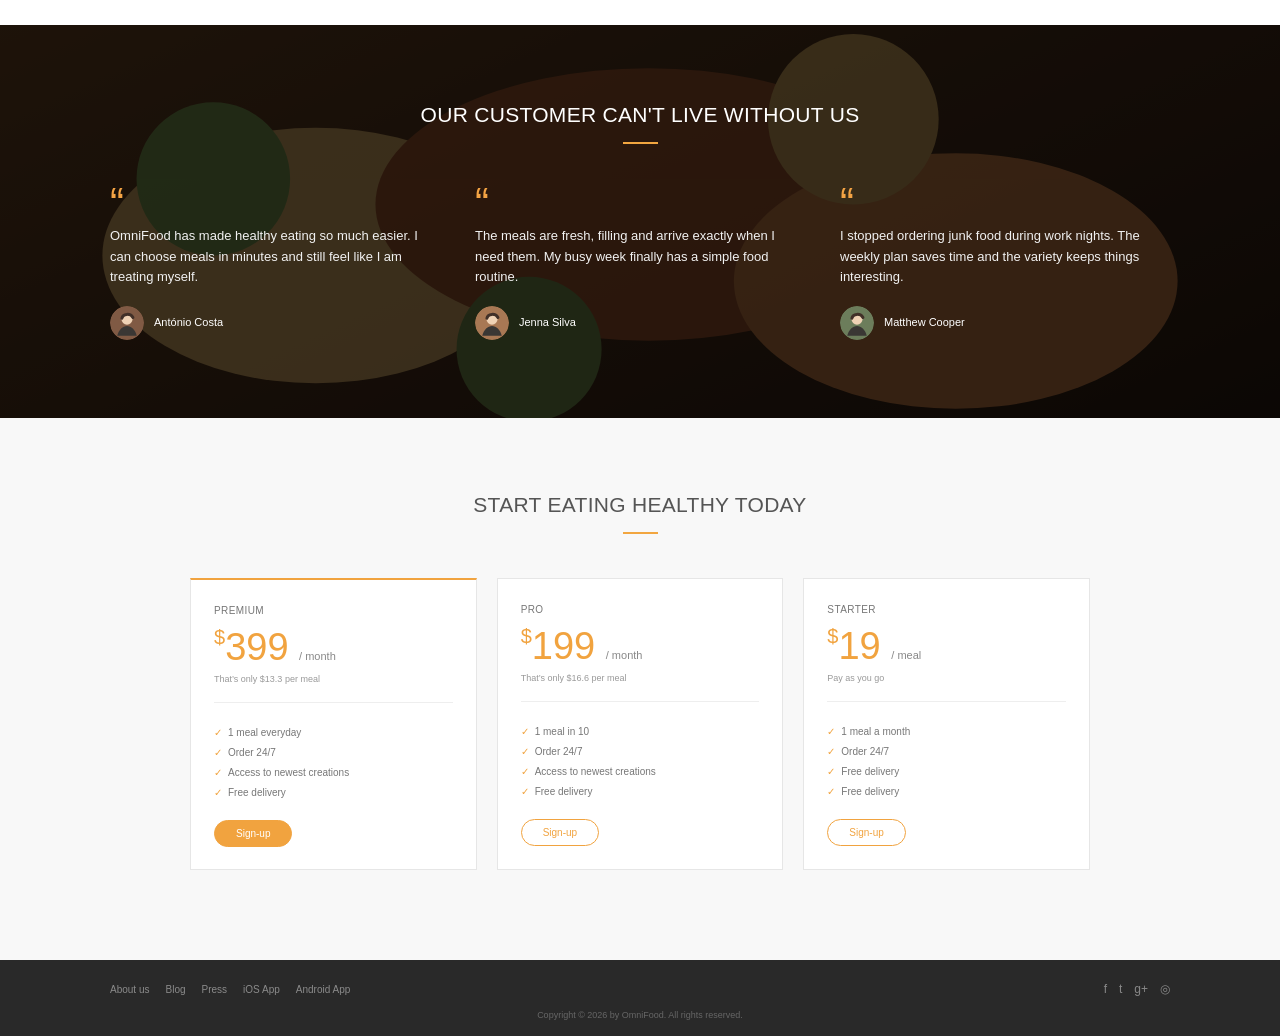
<file: Shravani_Task21/index.html>
<!DOCTYPE html>
<html lang="en">
<head>
  <meta charset="UTF-8">
  <meta name="viewport" content="width=device-width, initial-scale=1.0">
  <title>OmniFood - Healthy Food Delivery</title>
  <link rel="stylesheet" href="style.css">
</head>
<body>
  <header class="hero" id="home">
    <div class="hero-overlay"></div>
    <nav class="nav container">
      <a class="brand" href="#home" aria-label="OmniFood home">
        <img src="assets/logo.svg" alt="OmniFood logo">
      </a>

      <input class="nav-toggle" type="checkbox" id="nav-toggle">
      <label class="hamburger" for="nav-toggle" aria-label="Open menu"><span></span><span></span><span></span></label>

      <div class="nav-links">
        <a href="#food">FOOD DELIVERY</a>
        <a href="#how">HOW IT WORKS</a>
        <a href="#cities">OUR CITIES</a>
        <a href="#pricing">SIGN-UP</a>
      </div>
    </nav>

    <div class="hero-content container">
      <p class="eyebrow">FRESH • FAST • SIMPLE</p>
      <h1>GOODBYE JUNK FOOD<br><span>HELLO SUPER HEALTHY FOOD</span></h1>
      <div class="hero-buttons">
        <a class="btn btn-orange" href="#food">I'm hungry</a>
        <a class="btn btn-outline" href="#how">Show me more</a>
      </div>
    </div>
  </header>

  <main>
    <section class="section how-section" id="how">
      <div class="section-title">
        <h2>HOW IT WORKS</h2>
        <span></span>
      </div>
      <div class="how-grid container">
        <div class="phone-wrap">
          <img src="assets/phone.svg" alt="OmniFood app phone mockup">
        </div>
        <div class="steps">
          <div class="step">
            <div class="step-number">1</div>
            <div><p>Choose the plan that fits best for your need and sign-up today</p></div>
          </div>
          <div class="step">
            <div class="step-number">2</div>
            <div><p>Pay for the plan and download the app</p></div>
          </div>
          <div class="step">
            <div class="step-number">3</div>
            <div><p>You are done start ordering!!</p></div>
          </div>
          <div class="store-buttons">
            <a href="#" aria-label="Download on Google Play"><img src="assets/google-play.svg" alt="Google Play"></a>
            <a href="#" aria-label="Download on App Store"><img src="assets/app-store.svg" alt="App Store"></a>
          </div>
        </div>
      </div>
    </section>

    <section class="section cities-section" id="cities">
      <div class="section-title">
        <h2>WE'RE CURRENTLY IN THESE CITIES</h2>
        <span></span>
      </div>
      <div class="cities-grid container">
        <article class="city-card">
          <img src="assets/lisbon.svg" alt="Lisbon">
          <h3>LISBON</h3>
          <p>1600+ Happy Eaters</p><p>50+ Chefs</p><a href="#">@omnifood_lx</a>
        </article>
        <article class="city-card">
          <img src="assets/london.svg" alt="London">
          <h3>LONDON</h3>
          <p>1600+ Happy Eaters</p><p>50+ Chefs</p><a href="#">@omnifood_ld</a>
        </article>
        <article class="city-card">
          <img src="assets/berlin.svg" alt="Berlin">
          <h3>BERLIN</h3>
          <p>1400+ Happy Eaters</p><p>70+ Chefs</p><a href="#">@omnifood_de</a>
        </article>
        <article class="city-card">
          <img src="assets/san-francisco.svg" alt="San Francisco">
          <h3>SAN-FRANCISCO</h3>
          <p>1800+ Happy Eaters</p><p>50+ Chefs</p><a href="#">@omnifood_sf</a>
        </article>
      </div>
    </section>

    <section class="testimonials" id="food">
      <div class="testimonials-overlay"></div>
      <div class="container testimonial-content">
        <div class="section-title light">
          <h2>OUR CUSTOMER CAN'T LIVE WITHOUT US</h2>
          <span></span>
        </div>
        <div class="testimonial-grid">
          <article class="quote">
            <div class="quote-mark">“</div>
            <p>OmniFood has made healthy eating so much easier. I can choose meals in minutes and still feel like I am treating myself.</p>
            <div class="person"><img src="assets/avatar-1.svg" alt="Customer avatar"><span>António Costa</span></div>
          </article>
          <article class="quote">
            <div class="quote-mark">“</div>
            <p>The meals are fresh, filling and arrive exactly when I need them. My busy week finally has a simple food routine.</p>
            <div class="person"><img src="assets/avatar-2.svg" alt="Customer avatar"><span>Jenna Silva</span></div>
          </article>
          <article class="quote">
            <div class="quote-mark">“</div>
            <p>I stopped ordering junk food during work nights. The weekly plan saves time and the variety keeps things interesting.</p>
            <div class="person"><img src="assets/avatar-3.svg" alt="Customer avatar"><span>Matthew Cooper</span></div>
          </article>
        </div>
      </div>
    </section>

    <section class="section pricing-section" id="pricing">
      <div class="section-title">
        <h2>START EATING HEALTHY TODAY</h2>
        <span></span>
      </div>
      <div class="pricing-grid container">
        <article class="price-card featured">
          <p class="plan">PREMIUM</p>
          <div class="price"><span>$</span>399 <small>/ month</small></div>
          <p class="sub-price">That’s only $13.3 per meal</p>
          <ul><li>1 meal everyday</li><li>Order 24/7</li><li>Access to newest creations</li><li>Free delivery</li></ul>
          <a href="#" class="signup">Sign-up</a>
        </article>
        <article class="price-card">
          <p class="plan">PRO</p>
          <div class="price"><span>$</span>199 <small>/ month</small></div>
          <p class="sub-price">That’s only $16.6 per meal</p>
          <ul><li>1 meal in 10</li><li>Order 24/7</li><li>Access to newest creations</li><li>Free delivery</li></ul>
          <a href="#" class="signup">Sign-up</a>
        </article>
        <article class="price-card">
          <p class="plan">STARTER</p>
          <div class="price"><span>$</span>19 <small>/ meal</small></div>
          <p class="sub-price">Pay as you go</p>
          <ul><li>1 meal a month</li><li>Order 24/7</li><li>Free delivery</li><li>Free delivery</li></ul>
          <a href="#" class="signup">Sign-up</a>
        </article>
      </div>
    </section>
  </main>

  <footer class="footer">
    <div class="container footer-top">
      <div class="footer-links">
        <a href="#">About us</a><a href="#">Blog</a><a href="#">Press</a><a href="#">iOS App</a><a href="#">Android App</a>
      </div>
      <div class="socials">
        <a href="#" aria-label="Facebook">f</a><a href="#" aria-label="Twitter">t</a><a href="#" aria-label="Google Plus">g+</a><a href="#" aria-label="Instagram">◎</a>
      </div>
    </div>
    <p class="copyright">Copyright &copy; 2026 by OmniFood. All rights reserved.</p>
  </footer>
</body>
</html>
</file>
<file: Shravani_Task11/style.css>
* {
    margin: 0;
    padding: 0;
    box-sizing: border-box;
}

html {
    scroll-behavior: smooth;
}

body {
    font-family: Arial, Helvetica, sans-serif;
    color: #222;
    background: #fff;
}


/*NAVBAR*/

.navbar {
    width: 100%;
    height: 58px;
    padding: 0 9%;
    display: flex;
    align-items: center;
    justify-content: space-between;
    position: sticky;
    top: 0;
    z-index: 1000;
    background-color: #fff;
    border-bottom: 1px solid #e8e8e8;
    background-image:
        repeating-linear-gradient(
            90deg,
            transparent 0px,
            transparent 62px,
            rgba(255, 225, 225, 0.45) 63px,
            rgba(255, 225, 225, 0.45) 65px,
            transparent 66px
        );
}


/*NAVBAR LOGO */

.nav-logo {
    min-width: 110px;
    font-size: 30px;
    font-weight: 600;
    color: #ff7f00;
    white-space: nowrap;
}

.nav-logo span {
    color: #0876d1;
}


/*NAVIGATION MENU*/

.nav-menu {
    display: flex;
    align-items: center;
    justify-content: center;
    gap: 32px;
    margin-left: 45px;
}

.nav-menu a {
    color: #333;
    text-decoration: none;
    font-size: 20px;
    font-weight: 400;
    white-space: nowrap;
    transition: color 0.2s ease;
}

.nav-menu a:hover {
    color: #ff8500;
}

.nav-menu a span {
    font-size: 9px;
    margin-left: 2px;
}


/*NAVBAR RIGHT SIDE*/

.nav-right {
    min-width: 205px;
    display: flex;
    align-items: center;
    justify-content: flex-end;
    gap: 9px;
}


/* SEARCH BOX*/

.search-box {
    width: 130px;
    height: 40px;
    display: flex;
    align-items: center;
    padding: 0 9px;
    background: rgba(255, 255, 255, 0.85);
    border: 1px solid #dcdcdc;
    border-radius: 5px;
}

.search-box span {
    color: #777;
    font-size: 20px;
    line-height: 1;
}

.search-box input {
    width: 100%;
    height: 100%;
    padding-left: 6px;
    border: none;
    outline: none;
    background: transparent;
    font-size: 15px;
    color: #444;
}

.search-box input::placeholder {
    color: #999;
}


/*HEART / CART ICON*/

.nav-bag {
    width: 30px;
    height: 30px;
    display: flex;
    align-items: center;
    justify-content: center;
    border: 1px solid #dedede;
    border-radius: 5px;
    color: #555;
    font-size: 20px;
}


/* PROFILE IMAGE */

.nav-profile {
    width: 40px;
    height: 40px;
    display: flex;
    align-items: center;
    justify-content: center;
    overflow: hidden;
    border-radius: 50%;
    border: 1px solid #d7d7d7;
    background: #fff;
    flex-shrink: 0;
}

.nav-profile img {
    width: 100%;
    height: 100%;
    display: block;
    object-fit: cover;
    border-radius: 50%;
}


/*LANDING PAGE*/

.home {
    width: 100%;
    min-height: calc(100vh - 58px);
    display: flex;
    flex-direction: column;
}


/*HERO*/

.hero {
    width: 100%;
    height: calc(100vh - 144px);
    min-height: 500px;
    display: flex;
    position: relative;
    overflow: hidden;
    background-color: #fff;
    background-image:
        repeating-linear-gradient(
            90deg,
            transparent 0px,
            transparent 62px,
            rgba(255, 225, 225, 0.55) 63px,
            rgba(255, 225, 225, 0.55) 65px,
            transparent 66px
        );
}


/*HERO LEFT*/

.hero-left {
    width: 42%;

    padding-left: 9%;

    display: flex;

    flex-direction: column;

    justify-content: center;

    position: relative;

    z-index: 5;
}


/*SEVEN LOGO*/

.seven-logo {
    width: 75px;
    margin-bottom: 14px;
}

.seven-logo span {
    display: block;
    font-size: 15px;
    font-weight: bold;
    letter-spacing: 1px;
}

.seven-logo small {
    display: block;
    text-align: center;
    font-size: 5px;
    letter-spacing: 1px;
    color: #555;
}


/*HERO HEADING*/

.hero-left h1 {
    width: 430px;
    margin-bottom: 20px;
    font-size: clamp(
        36px,
        4vw,
        58px
    );
    font-weight: 700;
    line-height: 0.98;
    letter-spacing: -1px;
}

.hero-left h1 span {
    display: block;
    color: #ff8500;
}


/*HERO DESCRIPTION*/

.hero-description {
    width: 350px;
    margin-bottom: 22px;
    color: #555;
    font-size: 13px;
    line-height: 1.5;
}


/* SHOP BUTTON*/

.shop-button {
    width: fit-content;
    padding: 13px 27px;
    background: #222;
    color: #fff;
    text-decoration: none;
    border-radius: 22px;
    font-size: 12px;
    transition: 0.2s ease;
}

.shop-button:hover {
    background: #ff8500;
    transform: scale(1.03);
}


/* HERO RIGHT */

.hero-right {
    width: 58%;
    height: 100%;
    position: relative;
    display: flex;
    align-items: center;
    justify-content: center;
}


/* MAIN SHOE */

.hero-right img {
    width: 850px;
    height: 90%;
    max-width: none;
    object-fit: contain;
    position: absolute;
    left: -95px;
    top: 5%;
    z-index: 2;
}


/* GREEN A BADGE */
.shoe-badge {
    position: absolute;
    width: 32px;
    height: 32px;
    left: 27%;
    bottom: 12%;
    display: flex;
    align-items: center;
    justify-content: center;
    background: #00a86b;
    border: 4px solid #005b78;
    border-radius: 50%;
    color: #fff;
    font-size: 12px;
    font-weight: bold;
    box-shadow: 0 2px 7px #777;
    z-index: 10;
}
/* SERVICES BAR */
.services {
    width: 100%;
    height: 86px;
    flex-shrink: 0;
    background: #ff8500;
    display: grid;
    grid-template-columns: repeat(4, 1fr);
    align-items: center;
}
.service {
    display: flex;
    align-items: center;
    justify-content: center;
    gap: 12px;
    color: #fff;
}
.service-icon {
    font-size: 31px;
    line-height: 1;
}
.service-text strong {
    display: block;
    font-size: 17px;
    line-height: 18px;
}
.service-text small {
    display: block;
    font-size: 11px;
    line-height: 13px;
}
/* PRODUCT SECTION */
.product-section {
    width: 90%;
    max-width: 1160px;
    margin: 70px auto;
}
.breadcrumb {
    margin-bottom: 25px;
    color: #777;
    font-size: 11px;
}
.product-container {
    display: grid;
    grid-template-columns: 56% 44%;
    gap: 35px;
}
/* PRODUCT IMAGE */
.main-product-image {
    height: 390px;
    display: flex;
    align-items: center;
    justify-content: center;
    background: #fafafa;
    border: 1px solid #e5e5e5;
}
.main-product-image img {
    width: 90%;
    height: 90%;
    object-fit: contain;
}
/* PRODUCT GALLERY */
.gallery {
    display: flex;
    gap: 10px;
    margin-top: 12px;
}
.gallery-item {
    width: 105px;
    height: 80px;
    display: flex;
    align-items: center;
    justify-content: center;
    border: 1px solid #ddd;
}
.gallery-item img {
    width: 90%;
    height: 90%;
    object-fit: contain;
}
/* PRODUCT DETAILS */
.product-details {
    padding: 5px;
}
.product-brand {
    margin-bottom: 12px;
    color: #777;
    font-size: 10px;
}
.product-details h1 {
    margin-bottom: 15px;
    font-size: 29px;
    line-height: 1.25;
}
.product-description {
    color: #666;
    font-size: 12px;
    line-height: 1.6;
}
.product-rating {
    margin-top: 18px;
    font-size: 12px;
}
.product-rating span {
    margin-left: 5px;
    color: #777;
}
.product-price {
    display: flex;
    align-items: center;
    gap: 12px;
    margin-top: 20px;
}
.product-price strong {
    font-size: 26px;
}
.product-price span {
    color: green;
    font-size: 12px;
}
.tax {
    margin-top: 5px;
    color: #777;
    font-size: 10px;
}
.quantity {
    margin-top: 20px;
}
.quantity label {
    display: block;
    margin-bottom: 5px;
    font-size: 11px;
}
.quantity select {
    width: 65px;
    padding: 8px;
    border: 1px solid #ddd;
    background: #fff;
}
.add-cart {
    display: block;
    margin-top: 20px;
    padding: 13px;
    background: #ff8500;
    color: #fff;
    text-align: center;
    text-decoration: none;
    border-radius: 4px;
}
.delivery {
    margin-top: 18px;
    color: #555;
    font-size: 12px;
    line-height: 2;
}
/* SHOPPING CART */
.cart-section {
    width: 90%;
    max-width: 1160px;
    margin: 80px auto;
}
.cart-section > h1 {
    margin-bottom: 25px;
    font-size: 30px;
}
.cart-container {
    display: grid;
    grid-template-columns: 65% 35%;
    gap: 30px;
}
.cart-left {
    padding: 25px;
    border: 1px solid #e5e5e5;
}
.cart-heading {
    display: grid;
    grid-template-columns: 2fr 1fr 1fr;
    padding-bottom: 15px;
    border-bottom: 1px solid #eee;
    color: #777;
    font-size: 11px;
}
.cart-row {
    min-height: 80px;
    display: grid;
    grid-template-columns: 2fr 1fr 1fr;
    align-items: center;
    border-bottom: 1px solid #eee;
}
.cart-product {
    display: flex;
    align-items: center;
    gap: 10px;
}
.cart-product img {
    width: 70px;
    height: 55px;
    object-fit: contain;
}
.cart-product strong {
    font-size: 11px;
}
.cart-product p {
    margin-top: 3px;
    color: #888;
    font-size: 9px;
}
.cart-row select {
    width: 55px;
    padding: 6px;
    border: 1px solid #ddd;
    background: #fff;
}
/* COUPON */
.coupon-area {
    margin-top: 25px;
}
.coupon-area h3 {
    margin-bottom: 10px;
    font-size: 13px;
}
.coupon-input {
    display: flex;
}
.coupon-input input {
    flex: 1;
    padding: 10px;
    border: 1px solid #ddd;
    outline: none;
}
.coupon-input button {
    width: 70px;
    border: none;
    background: #222;
    color: #fff;
    cursor: pointer;
}
.continue-shopping {
    display: inline-block;
    margin-top: 30px;
    color: #333;
    font-size: 12px;
    text-decoration: none;
}
/* ORDER SUMMARY */
.summary,
.payment-summary {
    height: fit-content;
    padding: 25px;
    border: 1px solid #e5e5e5;
    background: #fff;
}
.summary h2,
.payment-summary h2 {
    margin-bottom: 20px;
    font-size: 18px;
}
.coupon-small {
    display: flex;
    margin-bottom: 20px;
}
.coupon-small input {
    width: 100%;
    padding: 9px;
    border: 1px solid #ddd;
    outline: none;
}
.coupon-small button {
    padding: 9px 15px;
    border: none;
    background: #222;
    color: #fff;
    cursor: pointer;
}
.summary-row {
    display: flex;
    justify-content: space-between;
    margin: 14px 0;
    font-size: 12px;
}
.discount {
    color: green;
}
.summary hr,
.payment-summary hr {
    border: none;
    border-top: 1px solid #ddd;
}
.total {
    display: flex;
    justify-content: space-between;
    margin-top: 18px;
    font-size: 17px;
}
.pay-button {
    display: block;
    margin-top: 20px;
    padding: 13px;
    background: #ff9b35;
    color: #fff;
    text-align: center;
    text-decoration: none;
    border-radius: 8px;
}
.payment-logos {
    display: flex;
    justify-content: center;
    gap: 8px;
    margin-top: 12px;
}
.payment-logos span {
    padding: 4px 8px;
    border: 1px solid #ddd;
    font-size: 9px;
}
/* PAYMENT SECTION */
.payment-section {
    width: 90%;
    max-width: 1160px;
    margin: 80px auto;
}
.payment-container {
    display: grid;
    grid-template-columns: 65% 35%;
    gap: 30px;
}
.payment-left {
    padding: 30px;
    border: 1px solid #e5e5e5;
}
.payment-left > h1 {
    margin-bottom: 28px;
    font-size: 28px;
}
.contact-details h2,
.payment-box h2 {
    margin-bottom: 15px;
    font-size: 17px;
}
.contact-details label,
.card-form label {
    display: block;
    margin-bottom: 6px;
    color: #555;
    font-size: 11px;
}
.contact-details input {
    width: 100%;
    padding: 11px;
    border: 1px solid #ddd;
    outline: none;
}
.payment-box {
    margin-top: 28px;
}
.payment-box > p {
    margin-bottom: 15px;
    color: #777;
    font-size: 11px;
}
.payment-options {
    display: grid;
    grid-template-columns: repeat(3, 1fr);
    gap: 10px;
}
.payment-options label {
    padding: 13px;
    border: 1px solid #ddd;
    font-size: 11px;
    cursor: pointer;
}
.card-form {
    margin-top: 25px;
}
.card-form > input {
    width: 100%;
    padding: 11px;
    border: 1px solid #ddd;
    outline: none;
}
.form-row {
    display: grid;
    grid-template-columns: 1fr 1fr;
    gap: 15px;
    margin-top: 15px;
}
.form-row input,
.form-row select {
    width: 100%;
    padding: 10px;
    border: 1px solid #ddd;
    background: #fff;
    outline: none;
}
.payment-summary {
    background: #f8f9fa;
}
.final-pay {
    width: 100%;
    margin-top: 20px;
    padding: 14px;
    border: none;
    background: #ff9b35;
    color: #fff;
    border-radius: 8px;
    cursor: pointer;
}
/* FOOTER */
footer {
    padding: 25px;
    border-top: 1px solid #eee;
    color: #777;
    text-align: center;
    font-size: 11px;
}
/* TABLET */
@media (max-width: 1000px) {
    .navbar {
        padding: 0 6%;
    }
    .nav-menu {
        gap: 22px;
        margin-left: 20px;
    }
    .nav-menu a {
        font-size: 10px;
    }
    .nav-right {
        min-width: 180px;
    }
    .search-box {
        width: 110px;
    }
    .hero-left {
        padding-left: 6%;
    }
    .hero-left h1 {
        width: 350px;
        font-size: 42px;
    }
    .hero-description {
        width: 280px;
        font-size: 12px;
    }
    .hero-right img {
        width: 650px;
        left: -70px;
    }
    .product-container {
        grid-template-columns: 1fr;
    }
    .cart-container {
        grid-template-columns: 1fr;
    }
    .payment-container {
        grid-template-columns: 1fr;
    }
}
/* SMALL TABLET */
@media (max-width: 700px) {
    .navbar {
        height: 55px;
        padding: 0 4%;
    }
    .nav-logo {
        min-width: 80px;
        font-size: 14px;
    }
    .nav-menu {
        gap: 15px;
        margin-left: 0;
    }
    .nav-menu a {
        font-size: 9px;
    }
    .nav-right {
        min-width: 145px;
        gap: 5px;
    }
    .search-box {
        width: 90px;
        height: 28px;
    }
    .search-box input {
        font-size: 8px;
    }
    .nav-bag {
        width: 27px;
        height: 27px;
    }
    .nav-profile {
        width: 25px;
        height: 25px;
    }
    /* HERO */
    .hero {
        height: 600px;
        min-height: 600px;
        flex-direction: column;
    }
    .hero-left {
        width: 100%;
        height: 50%;
        padding: 35px 30px 0;
        justify-content: center;
    }
    .hero-left h1 {
        width: 300px;
        font-size: 35px;
    }
    .hero-description {
        width: 280px;
        font-size: 11px;
    }
    .hero-right {
        width: 100%;
        height: 50%;
    }
    .hero-right img {
        width: 550px;
        height: 330px;
        left: 50%;
        transform: translateX(-50%);
        top: 0;
    }
    .shoe-badge {
        left: 48%;
        bottom: 25px;
    }
    /* SERVICES */
    .services {
        height: 80px;
        padding: 10px;
        grid-template-columns: repeat(4, 1fr);
    }
    .service {
        gap: 6px;
    }
    .service-icon {
        font-size: 22px;
    }
    .service-text strong {
        font-size: 12px;
    }
    .service-text small {
        font-size: 8px;
    }
    /* PRODUCT */
    .product-section,
    .cart-section,
    .payment-section {
        width: 92%;
    }
}
/* MOBILE */
@media (max-width: 500px) {
    .navbar {
        height: 60px;
        padding: 7px 12px;
        flex-wrap: wrap;
    }
    .nav-logo {
        font-size: 14px;
    }
    .nav-menu {
        order: 3;
        width: 100%;
        gap: 12px;
        justify-content: center;
    }
    .nav-menu a {
        font-size: 8px;
    }
    .nav-right {
        min-width: auto;
    }
    .search-box {
        width: 75px;
        height: 24px;
    }
    .search-box input {
        font-size: 7px;
    }
    .nav-bag {
        width: 23px;
        height: 23px;
    }
    .nav-profile {
        width: 22px;
        height: 22px;
    }
    /* HERO */
    .hero {
        height: 580px;
        min-height: 580px;
    }
    .hero-left {
        padding: 35px 25px 0;
    }
    .seven-logo {
        margin-bottom: 10px;
    }
    .seven-logo span {
        font-size: 12px;
    }
    .hero-left h1 {
        width: 240px;
        font-size: 30px;
        margin-bottom: 12px;
    }
    .hero-description {
        width: 220px;
        font-size: 9px;
        margin-bottom: 14px;
    }
    .shop-button {
        padding: 9px 20px;
        font-size: 9px;
    }
    .hero-right img {
        width: 430px;
        height: 280px;
    }
    .shoe-badge {
        width: 27px;
        height: 27px;
        bottom: 25px;
    }
    /* SERVICES */
    .services {
        height: auto;
        padding: 15px 5px;
        grid-template-columns: 1fr 1fr;
        gap: 15px;
    }
    .service-icon {
        font-size: 20px;
    }
    .service-text strong {
        font-size: 11px;
    }
    .service-text small {
        font-size: 8px;
    }
    /* PRODUCT */
    .main-product-image {
        height: 280px;
    }
    .product-details h1 {
        font-size: 24px;
    }
    .gallery {
        overflow-x: auto;
    }
    /* CART */
    .cart-heading {
        display: none;
    }
    .cart-row {
        grid-template-columns: 1fr;
        gap: 10px;
        padding: 15px 0;
    }
    /* PAYMENT */
    .payment-options {
        grid-template-columns: 1fr;
    }
    .form-row {
        grid-template-columns: 1fr;
    }
    .coupon-input,
    .coupon-small {
        flex-direction: column;
        gap: 5px;
    }
}
</file>
<file: Shravani_Task12/style.css>
* {
    margin: 0;
    padding: 0;
    box-sizing: border-box;
}
body {
    font-family: Arial, sans-serif;
    background-color: #f4f4f9;
    display: flex;
    justify-content: center;
    align-items: center;
    height: 100vh;
}
.container {
    background-color: #ffffff;
    padding: 2rem;
    border-radius: 8px;
    box-shadow: 0 4px 6px rgba(0, 0, 0, 0.1);
    text-align: center;
}
h1 {
    color: #333333;
    margin-bottom: 1rem;
}
p {
    color: #666666;
    font-size: 1.1rem;
}
</file>
<file: Shravani_Task13/style.css>
body {
    font-family: Arial, sans-serif;
    text-align: center;
    margin-top: 100px;
}
h1 {
    color: #333;
}
</file>
<file: Shravani_Task14/style.css>
body{
    font-family: Arial, sans-serif;
    text-align: center;
    margin-top: 100px;
    background-color: white;
}
h1{
    color: #333;
}
p{
    color: #555;
}
</file>
<file: Shravani_Task15/style.css>
*{
margin:0;
padding:0;
box-sizing:border-box;
font-family:Arial,sans-serif;
}
body{
background-color:#f4f4f4;
padding:30px;
}
h1{
color:#333;
margin-bottom:20px;
text-align:center;
}
#output{
background:#fff;
padding:20px;
border-radius:8px;
max-width:500px;
margin:0 auto;
box-shadow:0 2px 5px rgba(0,0,0,0.1);
line-height:1.8;
font-size:16px;
color:#444;
}
</file>
<file: Shravani_Task16/style.css>
*{
margin:0;
padding:0;
box-sizing:border-box;
font-family:Arial,sans-serif;
}
body{
background-color:#f7f9fc;
}
.top-header{
display:flex;
justify-content:space-between;
align-items:center;
padding:15px 30px;
background-color:white;
border-bottom:1px solid #ddd;
}
.top-header h2{
font-size:18px;
color:#333;
}
.btn-login{
background-color:#eaf2fe;
color:#1a73e8;
border:none;
padding:8px 18px;
border-radius:15px;
cursor:pointer;
}
.main-wrapper{
max-width:1000px;
margin:25px auto;
padding:0 15px;
}
.search-area{
background-color:white;
padding:12px;
border-radius:8px;
display:flex;
gap:10px;
margin-bottom:20px;
border:1px solid #eee;
}
.search-area input{
flex:1;
padding:8px 12px;
border:1px solid #ccc;
border-radius:5px;
background-color:#fafafa;
}
.search-area button{
background-color:#6b21a8;
color:white;
border:none;
padding:8px 20px;
border-radius:5px;
cursor:pointer;
}
#search-title{
margin-bottom:15px;
color:#444;
}
.card-grid{
display:flex;
flex-wrap:wrap;
gap:15px;
}
.card{
background-color:#f1f5f9;
padding:15px;
border-radius:8px;
width:31%;
font-size:14px;
}
.card p{
margin-bottom:6px;
color:#555;
}
.card span{
font-weight:bold;
color:#000;
}
</file>
<file: Shravani_Task17/style.css>
body {
    font-family: Arial, sans-serif;
    text-align: center;
    margin-top: 100px;
}
h1 {
    color: #333;
}
p {
    color: #666;
}
</file>
<file: Shravani_Task18/style.css>
body {
    margin: 0;
    font-family: Arial, sans-serif;
    text-align: center;
}

h2 {
    margin-top: 15px;
    font-weight: normal;
}

.boxes {
    margin-top: 50px;
    display: flex;
    justify-content: center;
    gap: 18px;
}

.box {
    width: 65px;
    height: 48px;
    background-color: white;
    border: 1px solid #ddd;
    cursor: pointer;
    color: black;
}

.greeting {
    margin-top: 60px;
}

.greeting input {
    width: 130px;
    height: 25px;
    padding-left: 5px;
}

.greeting button {
    height: 30px;
    cursor: pointer;
}
</file>
<file: Shravani_Task19/style.css>
* {
    margin: 0;
    padding: 0;
    box-sizing: border-box;
}
body {
    font-family: Arial, sans-serif;
    background: #eef1f6;
    color: #4d5b6b;
    font-size: 14px;
}
nav {
    height: 58px;
    background: white;
    display: flex;
    align-items: center;
    padding: 0 9%;
    box-shadow: 0 1px 5px rgba(0, 0, 0, 0.04);
}
.logo {
    font-size: 21px;
    color: #3f4d5b;
    font-weight: bold;
}
.nav-links {
    display: flex;
    gap: 28px;
    margin-left: 176px;
    margin-right: auto;
}
.nav-links a {
    text-decoration: none;
    font-size: 13px;
    color: #6d7782;
}
.user-area {
    display: flex;
    align-items: center;
    height: 32px;
    background: #edf8ff;
    border-radius: 17px;
    padding: 0 7px 0 12px;
    font-size: 11px;
    color: #62a6c7;
}
.logout {
    width: 30px;
    height: 32px;
    border: none;
    background: #ffdce5;
    color: #e46b78;
    margin-left: 8px;
    cursor: pointer;
}
main {
    width: 82%;
    max-width: 900px;
    margin: 66px auto;
    display: grid;
    grid-template-columns: 1fr 1fr;
    gap: 18px;
}
.left-section {
    display: flex;
    flex-direction: column;
    gap: 12px;
}
.added-items {
    background: white;
    border-radius: 13px;
    overflow: hidden;
    box-shadow: 0 3px 15px rgba(0, 0, 0, 0.05);
}
.added-items h3 {
    text-align: center;
    padding: 16px;
    font-size: 17px;
    font-weight: 500;
}
.table-heading {
    display: grid;
    grid-template-columns: 40px 1fr 60px;
    padding: 9px 14px;
    background: #f5f6f8;
    font-size: 10px;
    color: #67727e;
}
.empty-items {
    height: 149px;
    text-align: center;
    padding-top: 34px;
}
.info-icon {
    width: 38px;
    height: 38px;
    border: 2px solid #66727d;
    border-radius: 50%;
    margin: auto;
    font-size: 24px;
    line-height: 34px;
    font-weight: bold;
}
.empty-items h4 {
    margin-top: 9px;
    font-size: 14px;
    font-weight: normal;
}
.empty-items p {
    font-size: 10px;
    color: #a0a6ad;
    margin-top: 5px;
}
.item-row {
    display: grid;
    grid-template-columns: 40px 1fr 60px;
    padding: 10px 14px;
    font-size: 11px;
    border-bottom: 1px solid #eee;
}
.total {
    display: flex;
    justify-content: space-between;
    padding: 16px 14px;
    font-size: 13px;
    border-top: 1px solid #eee;
}
.booking-form {
    background: white;
    padding: 15px;
    border-radius: 13px;
    box-shadow: 0 3px 15px rgba(0, 0, 0, 0.05);
}
.booking-form h3 {
    font-size: 15px;
    margin-bottom: 17px;
    font-weight: 500;
}
.booking-form label {
    display: block;
    font-size: 11px;
    margin-bottom: 6px;
}
.booking-form input {
    width: 100%;
    height: 42px;
    border: 1px solid #e5e8ec;
    border-radius: 6px;
    padding: 8px;
    font-size: 11px;
    margin-bottom: 12px;
    outline: none;
}
.form-row {
    display: grid;
    grid-template-columns: 1fr 1fr;
    gap: 12px;
}
#book-now {
    width: 100%;
    height: 49px;
    border: none;
    border-radius: 9px;
    background: #d4d7fb;
    color: white;
    font-size: 12px;
    cursor: pointer;
}
.right-section {
    background: white;
    border-radius: 13px;
    padding: 20px;
    box-shadow: 0 3px 15px rgba(0, 0, 0, 0.05);
    min-height: 470px;
}
.right-section > h2 {
    font-size: 22px;
    font-weight: 500;
}
.description {
    margin-top: 8px;
    font-size: 13px;
    line-height: 1.5;
    color: #8b949e;
}
hr {
    margin: 35px 0 22px;
    border: none;
    border-top: 1px solid #e8e8e8;
}
.service-box {
    text-align: center;
}
.service-box img {
    width: 100%;
    height: 210px;
    object-fit: contain;
}
.service-box h2 {
    text-align: left;
    margin-top: 8px;
    font-size: 20px;
    font-weight: 500;
}
.service-box h3 {
    text-align: right;
    margin-top: -20px;
    color: #5368b5;
    font-size: 22px;
}
.service-buttons {
    display: grid;
    grid-template-columns: 1fr 1.5fr;
    gap: 12px;
    margin-top: 23px;
}
.service-buttons button {
    height: 45px;
    border-radius: 8px;
    font-size: 11px;
    cursor: pointer;
}
#skip-btn {
    background: white;
    border: 1px solid #f0d5d5;
    color: #e97c83;
}
#add-btn {
    background: #e0eee6;
    border: none;
    color: #6b9d78;
}
.bottom-text {
    margin-top: 8px;
    color: #e46b78;
    font-size: 11px;
}
.service-hint {
    margin-top: 35px;
    color: #5266ad;
    font-size: 12px;
}
@media screen and (max-width: 700px) {
    nav {
        padding: 0 5%;
    }
    .nav-links {
        display: none;
    }
    .user-area {
        margin-left: auto;
    }
    main {
        width: 90%;
        margin: 25px auto;
        grid-template-columns: 1fr;
    }
    .right-section {
        min-height: auto;
    }
}
</file>
<file: Shravani_Task21/style.css>
*{box-sizing:border-box;margin:0;padding:0}html{scroll-behavior:smooth}body{font-family:Arial,Helvetica,sans-serif;color:#444;background:#fff;overflow-x:hidden}.container{width:min(1060px,92%);margin:0 auto}.hero{min-height:590px;position:relative;background:url('assets/hero-food.svg') center/cover no-repeat;color:#fff}.hero-overlay{position:absolute;inset:0;background:rgba(0,0,0,.58)}.nav{position:relative;z-index:2;height:92px;display:flex;align-items:center;justify-content:space-between}.brand img{width:58px;height:58px}.nav-links{display:flex;gap:35px;align-items:center}.nav-links a{color:#fff;text-decoration:none;font-size:12px;letter-spacing:.2px}.nav-links a:hover{color:#f4a340}.nav-toggle,.hamburger{display:none}.hero-content{position:relative;z-index:1;padding-top:105px}.eyebrow{font-size:12px;letter-spacing:3px;margin-bottom:18px;opacity:.8}.hero h1{font-size:46px;line-height:1.12;font-weight:300;letter-spacing:1px}.hero h1 span{font-weight:300}.hero-buttons{margin-top:28px;display:flex;gap:10px}.btn{display:inline-block;padding:11px 20px;border-radius:24px;font-size:12px;text-decoration:none}.btn-orange{background:#f5a33b;color:#fff;border:1px solid #f5a33b}.btn-outline{color:#fff;border:1px solid #f5a33b}.section{padding:75px 0}.section-title{text-align:center;margin-bottom:44px}.section-title h2{font-size:21px;font-weight:300;letter-spacing:.3px;color:#555}.section-title span{display:block;width:35px;height:2px;background:#f2a640;margin:15px auto 0}.how-grid{display:grid;grid-template-columns:1fr 1.15fr;gap:80px;align-items:center;max-width:840px}.phone-wrap{text-align:center}.phone-wrap img{width:220px;max-width:100%}.steps{padding-top:10px}.step{display:flex;gap:18px;align-items:flex-start;margin-bottom:27px}.step-number{width:34px;height:34px;border:1px solid #f2a640;color:#f2a640;border-radius:50%;display:grid;place-items:center;font-size:15px;flex:0 0 auto}.step p{font-size:14px;color:#666;line-height:1.5;padding-top:7px}.store-buttons{display:flex;gap:12px;margin-top:18px;margin-left:52px}.store-buttons img{height:38px;width:auto}.cities-section{background:#fff;padding-top:72px}.cities-grid{display:grid;grid-template-columns:repeat(4,1fr);gap:20px}.city-card img{width:100%;height:124px;object-fit:cover;display:block;margin-bottom:12px}.city-card h3{font-size:11px;font-weight:500;color:#555;margin-bottom:8px}.city-card p{font-size:10px;color:#777;margin-bottom:5px}.city-card a{font-size:10px;color:#e7a443;text-decoration:none}.testimonials{position:relative;background:url('assets/testimonials.svg') center/cover no-repeat;color:#fff;padding:78px 0}.testimonials-overlay{position:absolute;inset:0;background:rgba(0,0,0,.7)}.testimonial-content{position:relative;z-index:1}.section-title.light h2{color:#fff}.testimonial-grid{display:grid;grid-template-columns:repeat(3,1fr);gap:35px}.quote{font-size:13px;line-height:1.6}.quote-mark{font-size:42px;line-height:.7;margin-bottom:9px;color:#f3a344}.quote p{color:#f1f1f1;margin-bottom:18px}.person{display:flex;align-items:center;gap:10px;font-size:11px}.person img{width:34px;height:34px;border-radius:50%}.pricing-section{background:#f8f8f8;padding-bottom:90px}.pricing-grid{display:grid;grid-template-columns:repeat(3,1fr);gap:20px;max-width:900px}.price-card{background:#fff;border:1px solid #e6e6e6;padding:25px 23px 22px}.price-card.featured{border-top:2px solid #f1a33f}.plan{font-size:10px;letter-spacing:.4px;color:#777;margin-bottom:10px}.price{color:#f1a33f;font-size:38px;font-weight:300}.price span{font-size:20px;vertical-align:top}.price small{font-size:11px;color:#888}.sub-price{font-size:9px;color:#999;margin:5px 0 18px}.price-card ul{list-style:none;border-top:1px solid #eee;padding-top:15px;min-height:118px}.price-card li{font-size:10px;color:#777;margin:9px 0;position:relative;padding-left:14px}.price-card li:before{content:'✓';position:absolute;left:0;color:#f1a33f}.signup{display:inline-block;border:1px solid #f1a33f;color:#f1a33f;border-radius:20px;padding:7px 21px;font-size:10px;text-decoration:none}.featured .signup{background:#f1a33f;color:#fff}.footer{background:#292929;color:#777;padding:22px 0 16px}.footer-top{display:flex;justify-content:space-between;align-items:center}.footer-links{display:flex;gap:16px;flex-wrap:wrap}.footer-links a{color:#8b8b8b;text-decoration:none;font-size:10px}.socials{display:flex;gap:12px}.socials a{color:#888;text-decoration:none;font-size:12px}.copyright{text-align:center;font-size:9px;color:#666;margin-top:14px}
@media(max-width:834px){.nav{height:75px}.nav-links{gap:18px}.hero h1{font-size:38px}.how-grid{grid-template-columns:1fr 1fr;gap:40px}.cities-grid{grid-template-columns:repeat(2,1fr);row-gap:30px}.testimonial-grid{gap:22px}.pricing-grid{grid-template-columns:1fr 1fr}.price-card:last-child{grid-column:1/3;max-width:48%;justify-self:center}.footer-top{gap:20px}}
@media(max-width:600px){.hero{min-height:530px}.nav{height:70px}.hamburger{display:flex;flex-direction:column;gap:5px;cursor:pointer;z-index:3}.hamburger span{width:25px;height:2px;background:#fff}.nav-links{position:absolute;right:0;top:65px;background:rgba(25,25,25,.96);padding:18px;width:210px;display:none;flex-direction:column;align-items:flex-start;gap:18px}.nav-toggle:checked~.nav-links{display:flex}.hero-content{padding-top:110px}.hero h1{font-size:31px}.hero-buttons{flex-wrap:wrap}.section{padding:60px 0}.how-grid{grid-template-columns:1fr;gap:30px}.phone-wrap img{width:190px}.steps{padding:0 12px}.cities-grid{grid-template-columns:1fr 1fr;gap:18px}.city-card img{height:105px}.testimonial-grid{grid-template-columns:1fr}.pricing-grid{grid-template-columns:1fr}.price-card:last-child{grid-column:auto;max-width:none}.footer-top{flex-direction:column;align-items:flex-start}.socials{margin-top:4px}}
@media(max-width:390px){.container{width:90%}.hero h1{font-size:28px}.cities-grid{grid-template-columns:1fr}.section-title h2{font-size:18px}.btn{font-size:11px}.price{font-size:34px}}
</file>
